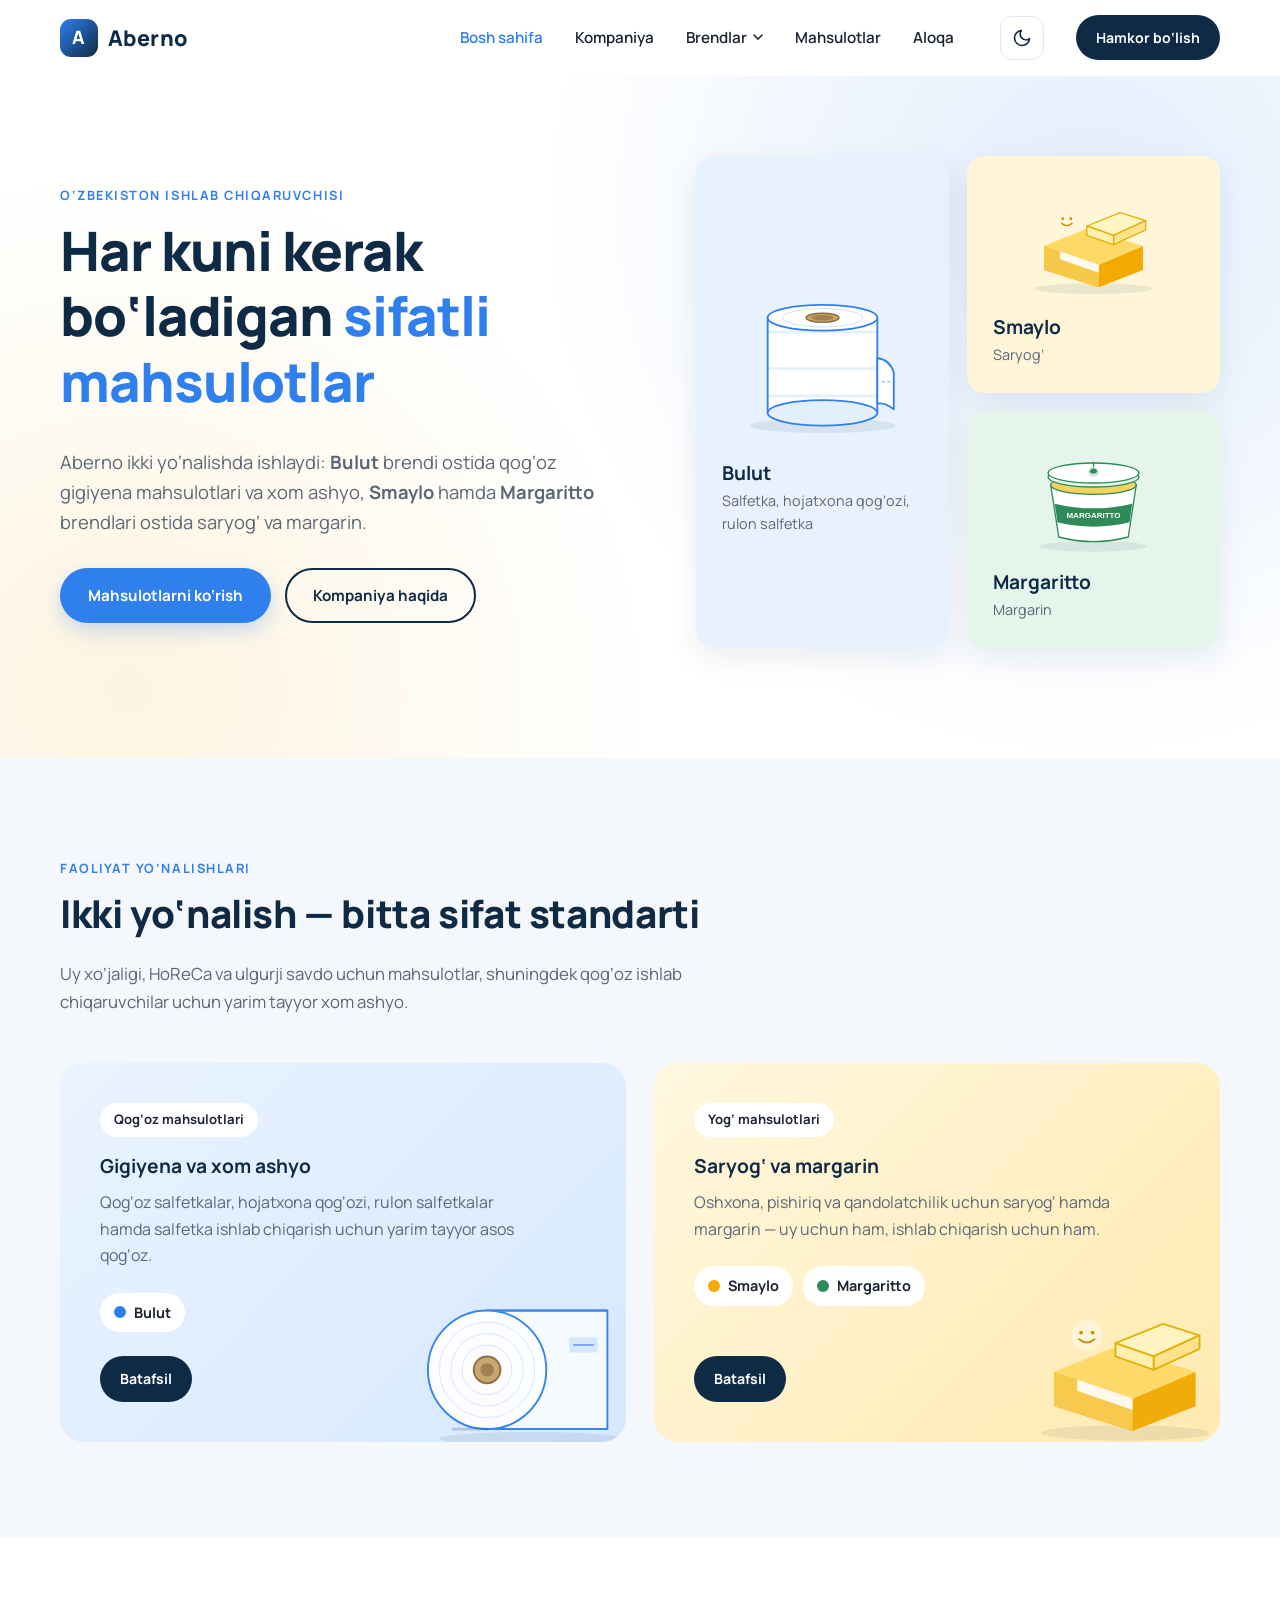
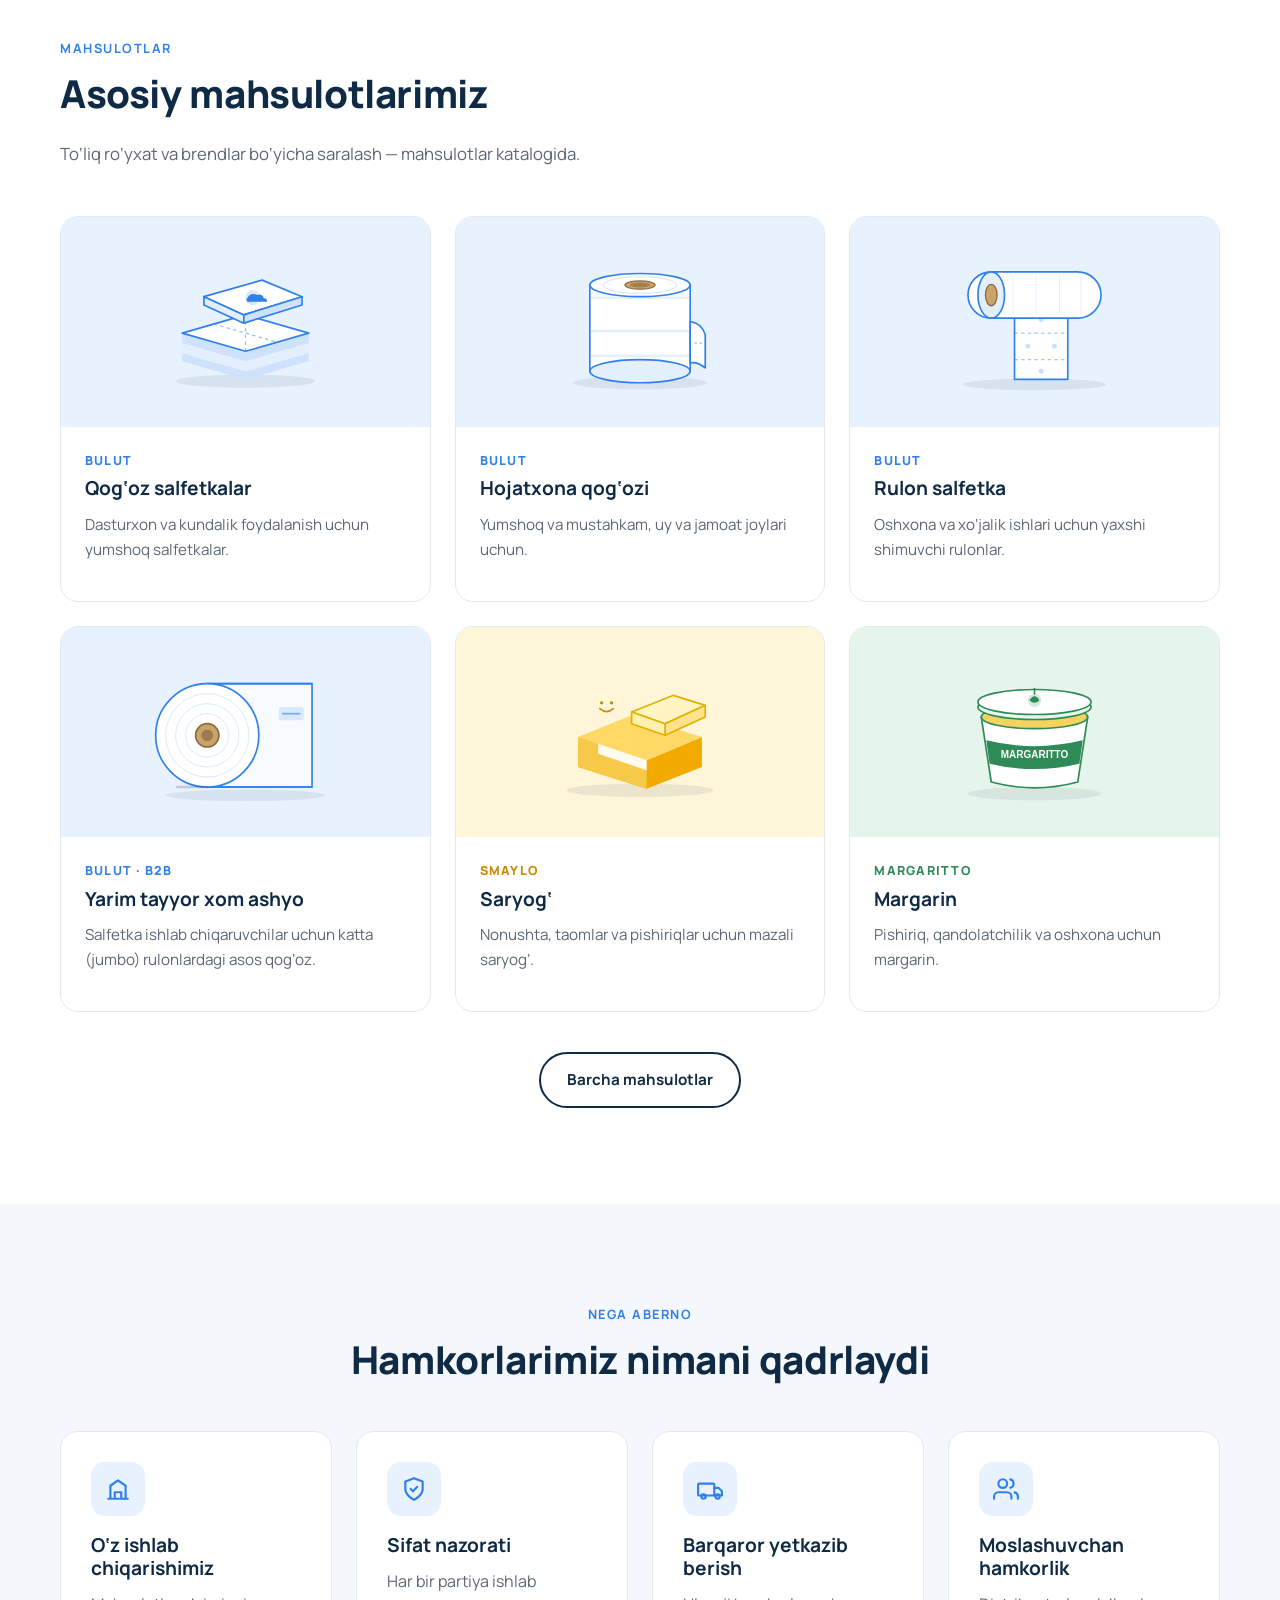
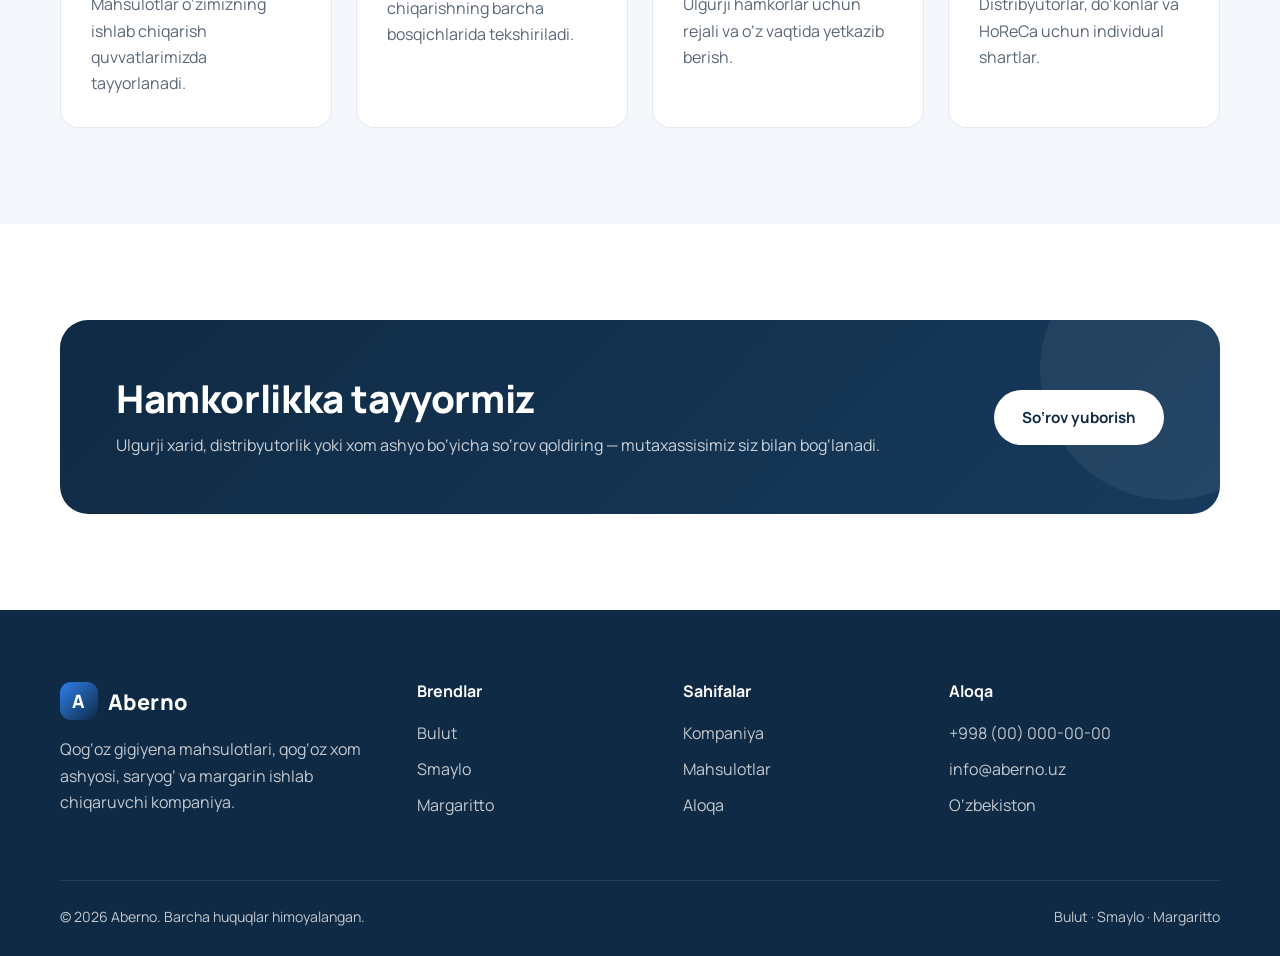
<file: index.html>
<!DOCTYPE html>
<html lang="uz">
<head>
  <meta charset="UTF-8">
  <meta name="viewport" content="width=device-width, initial-scale=1.0">
  <title>Aberno — qog‘oz va yog‘ mahsulotlari ishlab chiqaruvchi</title>
  <meta name="description" content="Aberno — Bulut brendi ostida qog‘oz salfetka, hojatxona qog‘ozi, rulon salfetka va xom ashyo; Smaylo va Margaritto brendlari ostida saryog‘ va margarin ishlab chiqaradi.">
  <link rel="icon" href="img/favicon.svg" type="image/svg+xml">
  <link rel="preconnect" href="https://fonts.googleapis.com">
  <link rel="preconnect" href="https://fonts.gstatic.com" crossorigin>
  <link href="https://fonts.googleapis.com/css2?family=Manrope:wght@400;500;600;700;800&display=swap" rel="stylesheet">
  <script>(function(){var t=null;try{t=localStorage.getItem('aberno-theme')}catch(e){}if(t!=='dark'&&t!=='light')t=matchMedia('(prefers-color-scheme: dark)').matches?'dark':'light';document.documentElement.setAttribute('data-theme',t)})();</script>
  <link rel="stylesheet" href="css/style.css">
</head>
<body>

  <!-- ===== Header ===== -->
  <header class="header">
    <div class="container header__inner">
      <a href="index.html" class="logo"><span class="logo__mark">A</span>Aberno</a>

      <nav class="nav" id="nav" aria-label="Asosiy menyu">
        <a href="index.html" class="nav__link">Bosh sahifa</a>
        <a href="about.html" class="nav__link">Kompaniya</a>
        <div class="nav__item">
          <button class="nav__link drop-toggle" aria-expanded="false" aria-haspopup="true">
            Brendlar
            <svg class="nav__caret" viewBox="0 0 10 6" fill="none"><path d="M1 1l4 4 4-4" stroke="currentColor" stroke-width="1.6" stroke-linecap="round"/></svg>
          </button>
          <div class="dropdown">
            <a href="bulut.html" class="dropdown__link"><span class="dot dot--bulut"></span><span><strong>Bulut</strong><small>Qog‘oz gigiyena mahsulotlari</small></span></a>
            <a href="smaylo.html" class="dropdown__link"><span class="dot dot--smaylo"></span><span><strong>Smaylo</strong><small>Saryog‘</small></span></a>
            <a href="margaritto.html" class="dropdown__link"><span class="dot dot--margaritto"></span><span><strong>Margaritto</strong><small>Margarin</small></span></a>
          </div>
        </div>
        <a href="products.html" class="nav__link">Mahsulotlar</a>
        <a href="contact.html" class="nav__link">Aloqa</a>
      </nav>

      <button class="theme-toggle" type="button" aria-label="Qorong‘u rejimga o‘tish">
        <svg class="icon-moon" viewBox="0 0 24 24" fill="none" stroke="currentColor" stroke-width="2" stroke-linecap="round" stroke-linejoin="round" aria-hidden="true"><path d="M21 12.79A9 9 0 1 1 11.21 3 7 7 0 0 0 21 12.79z"/></svg>
        <svg class="icon-sun" viewBox="0 0 24 24" fill="none" stroke="currentColor" stroke-width="2" stroke-linecap="round" stroke-linejoin="round" aria-hidden="true"><circle cx="12" cy="12" r="5"/><path d="M12 1v2M12 21v2M4.22 4.22l1.42 1.42M18.36 18.36l1.42 1.42M1 12h2M21 12h2M4.22 19.78l1.42-1.42M18.36 5.64l1.42-1.42"/></svg>
      </button>
      <a href="contact.html" class="btn btn--dark btn--sm header__cta">Hamkor bo‘lish</a>
      <button class="burger" aria-label="Menyuni ochish" aria-controls="nav" aria-expanded="false"><span></span></button>
    </div>
  </header>

  <main>
    <!-- ===== Hero ===== -->
    <section class="hero">
      <div class="container hero__grid">
        <div class="reveal">
          <span class="eyebrow">O‘zbekiston ishlab chiqaruvchisi</span>
          <h1 class="hero__title">Har kuni kerak bo‘ladigan <span>sifatli mahsulotlar</span></h1>
          <p class="hero__lead">Aberno ikki yo‘nalishda ishlaydi: <strong>Bulut</strong> brendi ostida qog‘oz gigiyena mahsulotlari va xom ashyo, <strong>Smaylo</strong> hamda <strong>Margaritto</strong> brendlari ostida saryog‘ va margarin.</p>
          <div class="hero__actions">
            <a href="products.html" class="btn btn--primary">Mahsulotlarni ko‘rish</a>
            <a href="about.html" class="btn btn--outline">Kompaniya haqida</a>
          </div>
        </div>

        <div class="hero__visual reveal">
          <a href="bulut.html" class="hero-card hero-card--bulut">
            <img src="img/toilet-roll.svg" alt="Bulut hojatxona qog‘ozi">
            <h3>Bulut</h3>
            <p>Salfetka, hojatxona qog‘ozi, rulon salfetka</p>
          </a>
          <a href="smaylo.html" class="hero-card hero-card--smaylo">
            <img src="img/butter.svg" alt="Smaylo saryog‘i">
            <h3>Smaylo</h3>
            <p>Saryog‘</p>
          </a>
          <a href="margaritto.html" class="hero-card hero-card--margaritto">
            <img src="img/margarine.svg" alt="Margaritto margarini">
            <h3>Margaritto</h3>
            <p>Margarin</p>
          </a>
        </div>
      </div>
    </section>

    <!-- ===== Yo'nalishlar ===== -->
    <section class="section section--soft">
      <div class="container">
        <div class="section-head reveal">
          <span class="eyebrow">Faoliyat yo‘nalishlari</span>
          <h2>Ikki yo‘nalish — bitta sifat standarti</h2>
          <p>Uy xo‘jaligi, HoReCa va ulgurji savdo uchun mahsulotlar, shuningdek qog‘oz ishlab chiqaruvchilar uchun yarim tayyor xom ashyo.</p>
        </div>

        <div class="directions">
          <article class="direction direction--paper reveal">
            <span class="direction__tag">Qog‘oz mahsulotlari</span>
            <h3>Gigiyena va xom ashyo</h3>
            <p>Qog‘oz salfetkalar, hojatxona qog‘ozi, rulon salfetkalar hamda salfetka ishlab chiqarish uchun yarim tayyor asos qog‘oz.</p>
            <div class="direction__brands">
              <a href="bulut.html" class="chip"><span class="dot dot--bulut"></span>Bulut</a>
            </div>
            <a href="bulut.html" class="btn btn--dark btn--sm">Batafsil</a>
            <img class="direction__img" src="img/jumbo-roll.svg" alt="" aria-hidden="true">
          </article>

          <article class="direction direction--dairy reveal">
            <span class="direction__tag">Yog‘ mahsulotlari</span>
            <h3>Saryog‘ va margarin</h3>
            <p>Oshxona, pishiriq va qandolatchilik uchun saryog‘ hamda margarin — uy uchun ham, ishlab chiqarish uchun ham.</p>
            <div class="direction__brands">
              <a href="smaylo.html" class="chip"><span class="dot dot--smaylo"></span>Smaylo</a>
              <a href="margaritto.html" class="chip"><span class="dot dot--margaritto"></span>Margaritto</a>
            </div>
            <a href="products.html#yog" class="btn btn--dark btn--sm">Batafsil</a>
            <img class="direction__img" src="img/butter.svg" alt="" aria-hidden="true">
          </article>
        </div>
      </div>
    </section>

    <!-- ===== Mahsulotlar ===== -->
    <section class="section">
      <div class="container">
        <div class="section-head reveal">
          <span class="eyebrow">Mahsulotlar</span>
          <h2>Asosiy mahsulotlarimiz</h2>
          <p>To‘liq ro‘yxat va brendlar bo‘yicha saralash — mahsulotlar katalogida.</p>
        </div>

        <div class="grid grid--3">
          <article class="product reveal" data-brand="bulut">
            <div class="product__media"><img src="img/napkin.svg" alt="Qog‘oz salfetka"></div>
            <div class="product__body">
              <span class="product__brand">Bulut</span>
              <h3>Qog‘oz salfetkalar</h3>
              <p>Dasturxon va kundalik foydalanish uchun yumshoq salfetkalar.</p>
            </div>
          </article>
          <article class="product reveal" data-brand="bulut">
            <div class="product__media"><img src="img/toilet-roll.svg" alt="Hojatxona qog‘ozi"></div>
            <div class="product__body">
              <span class="product__brand">Bulut</span>
              <h3>Hojatxona qog‘ozi</h3>
              <p>Yumshoq va mustahkam, uy va jamoat joylari uchun.</p>
            </div>
          </article>
          <article class="product reveal" data-brand="bulut">
            <div class="product__media"><img src="img/towel-roll.svg" alt="Rulon salfetka"></div>
            <div class="product__body">
              <span class="product__brand">Bulut</span>
              <h3>Rulon salfetka</h3>
              <p>Oshxona va xo‘jalik ishlari uchun yaxshi shimuvchi rulonlar.</p>
            </div>
          </article>
          <article class="product reveal" data-brand="bulut">
            <div class="product__media"><img src="img/jumbo-roll.svg" alt="Yarim tayyor qog‘oz rulon"></div>
            <div class="product__body">
              <span class="product__brand">Bulut · B2B</span>
              <h3>Yarim tayyor xom ashyo</h3>
              <p>Salfetka ishlab chiqaruvchilar uchun katta (jumbo) rulonlardagi asos qog‘oz.</p>
            </div>
          </article>
          <article class="product reveal" data-brand="smaylo">
            <div class="product__media"><img src="img/butter.svg" alt="Smaylo saryog‘i"></div>
            <div class="product__body">
              <span class="product__brand">Smaylo</span>
              <h3>Saryog‘</h3>
              <p>Nonushta, taomlar va pishiriqlar uchun mazali saryog‘.</p>
            </div>
          </article>
          <article class="product reveal" data-brand="margaritto">
            <div class="product__media"><img src="img/margarine.svg" alt="Margaritto margarini"></div>
            <div class="product__body">
              <span class="product__brand">Margaritto</span>
              <h3>Margarin</h3>
              <p>Pishiriq, qandolatchilik va oshxona uchun margarin.</p>
            </div>
          </article>
        </div>

        <div style="text-align:center; margin-top:40px;">
          <a href="products.html" class="btn btn--outline">Barcha mahsulotlar</a>
        </div>
      </div>
    </section>

    <!-- ===== Nega Aberno ===== -->
    <section class="section section--soft">
      <div class="container">
        <div class="section-head section-head--center reveal">
          <span class="eyebrow">Nega Aberno</span>
          <h2>Hamkorlarimiz nimani qadrlaydi</h2>
        </div>
        <div class="grid grid--4">
          <div class="card reveal">
            <div class="card__icon"><svg viewBox="0 0 24 24" fill="none" stroke="currentColor" stroke-width="2" stroke-linecap="round" stroke-linejoin="round"><path d="M3 21h18M5 21V9l7-5 7 5v12M9 21v-6h6v6"/></svg></div>
            <h3>O‘z ishlab chiqarishimiz</h3>
            <p>Mahsulotlar o‘zimizning ishlab chiqarish quvvatlarimizda tayyorlanadi.</p>
          </div>
          <div class="card reveal">
            <div class="card__icon"><svg viewBox="0 0 24 24" fill="none" stroke="currentColor" stroke-width="2" stroke-linecap="round" stroke-linejoin="round"><path d="M12 22s8-4 8-10V5l-8-3-8 3v7c0 6 8 10 8 10z"/><path d="M9 12l2 2 4-4"/></svg></div>
            <h3>Sifat nazorati</h3>
            <p>Har bir partiya ishlab chiqarishning barcha bosqichlarida tekshiriladi.</p>
          </div>
          <div class="card reveal">
            <div class="card__icon"><svg viewBox="0 0 24 24" fill="none" stroke="currentColor" stroke-width="2" stroke-linecap="round" stroke-linejoin="round"><rect x="1" y="7" width="15" height="11" rx="1"/><path d="M16 11h4l3 3v4h-7"/><circle cx="6" cy="19" r="2"/><circle cx="19" cy="19" r="2"/></svg></div>
            <h3>Barqaror yetkazib berish</h3>
            <p>Ulgurji hamkorlar uchun rejali va o‘z vaqtida yetkazib berish.</p>
          </div>
          <div class="card reveal">
            <div class="card__icon"><svg viewBox="0 0 24 24" fill="none" stroke="currentColor" stroke-width="2" stroke-linecap="round" stroke-linejoin="round"><path d="M17 21v-2a4 4 0 0 0-4-4H5a4 4 0 0 0-4 4v2"/><circle cx="9" cy="7" r="4"/><path d="M23 21v-2a4 4 0 0 0-3-3.87M16 3.13a4 4 0 0 1 0 7.75"/></svg></div>
            <h3>Moslashuvchan hamkorlik</h3>
            <p>Distribyutorlar, do‘konlar va HoReCa uchun individual shartlar.</p>
          </div>
        </div>
      </div>
    </section>

    <!-- ===== CTA ===== -->
    <section class="section">
      <div class="container">
        <div class="cta reveal">
          <div>
            <h2>Hamkorlikka tayyormiz</h2>
            <p>Ulgurji xarid, distribyutorlik yoki xom ashyo bo‘yicha so‘rov qoldiring — mutaxassisimiz siz bilan bog‘lanadi.</p>
          </div>
          <div class="cta__actions">
            <a href="contact.html" class="btn btn--light">So‘rov yuborish</a>
          </div>
        </div>
      </div>
    </section>
  </main>

  <!-- ===== Footer ===== -->
  <footer class="footer">
    <div class="container">
      <div class="footer__grid">
        <div>
          <a href="index.html" class="logo"><span class="logo__mark">A</span>Aberno</a>
          <p>Qog‘oz gigiyena mahsulotlari, qog‘oz xom ashyosi, saryog‘ va margarin ishlab chiqaruvchi kompaniya.</p>
        </div>
        <div>
          <h4>Brendlar</h4>
          <ul>
            <li><a href="bulut.html">Bulut</a></li>
            <li><a href="smaylo.html">Smaylo</a></li>
            <li><a href="margaritto.html">Margaritto</a></li>
          </ul>
        </div>
        <div>
          <h4>Sahifalar</h4>
          <ul>
            <li><a href="about.html">Kompaniya</a></li>
            <li><a href="products.html">Mahsulotlar</a></li>
            <li><a href="contact.html">Aloqa</a></li>
          </ul>
        </div>
        <div>
          <h4>Aloqa</h4>
          <ul>
            <li><a href="tel:+998000000000">+998 (00) 000-00-00</a></li>
            <li><a href="mailto:info@aberno.uz">info@aberno.uz</a></li>
            <li>O‘zbekiston</li>
          </ul>
        </div>
      </div>
      <div class="footer__bottom">
        <span>© <span data-year></span> Aberno. Barcha huquqlar himoyalangan.</span>
        <span>Bulut · Smaylo · Margaritto</span>
      </div>
    </div>
  </footer>

  <script src="js/main.js"></script>
</body>
</html>
</file>
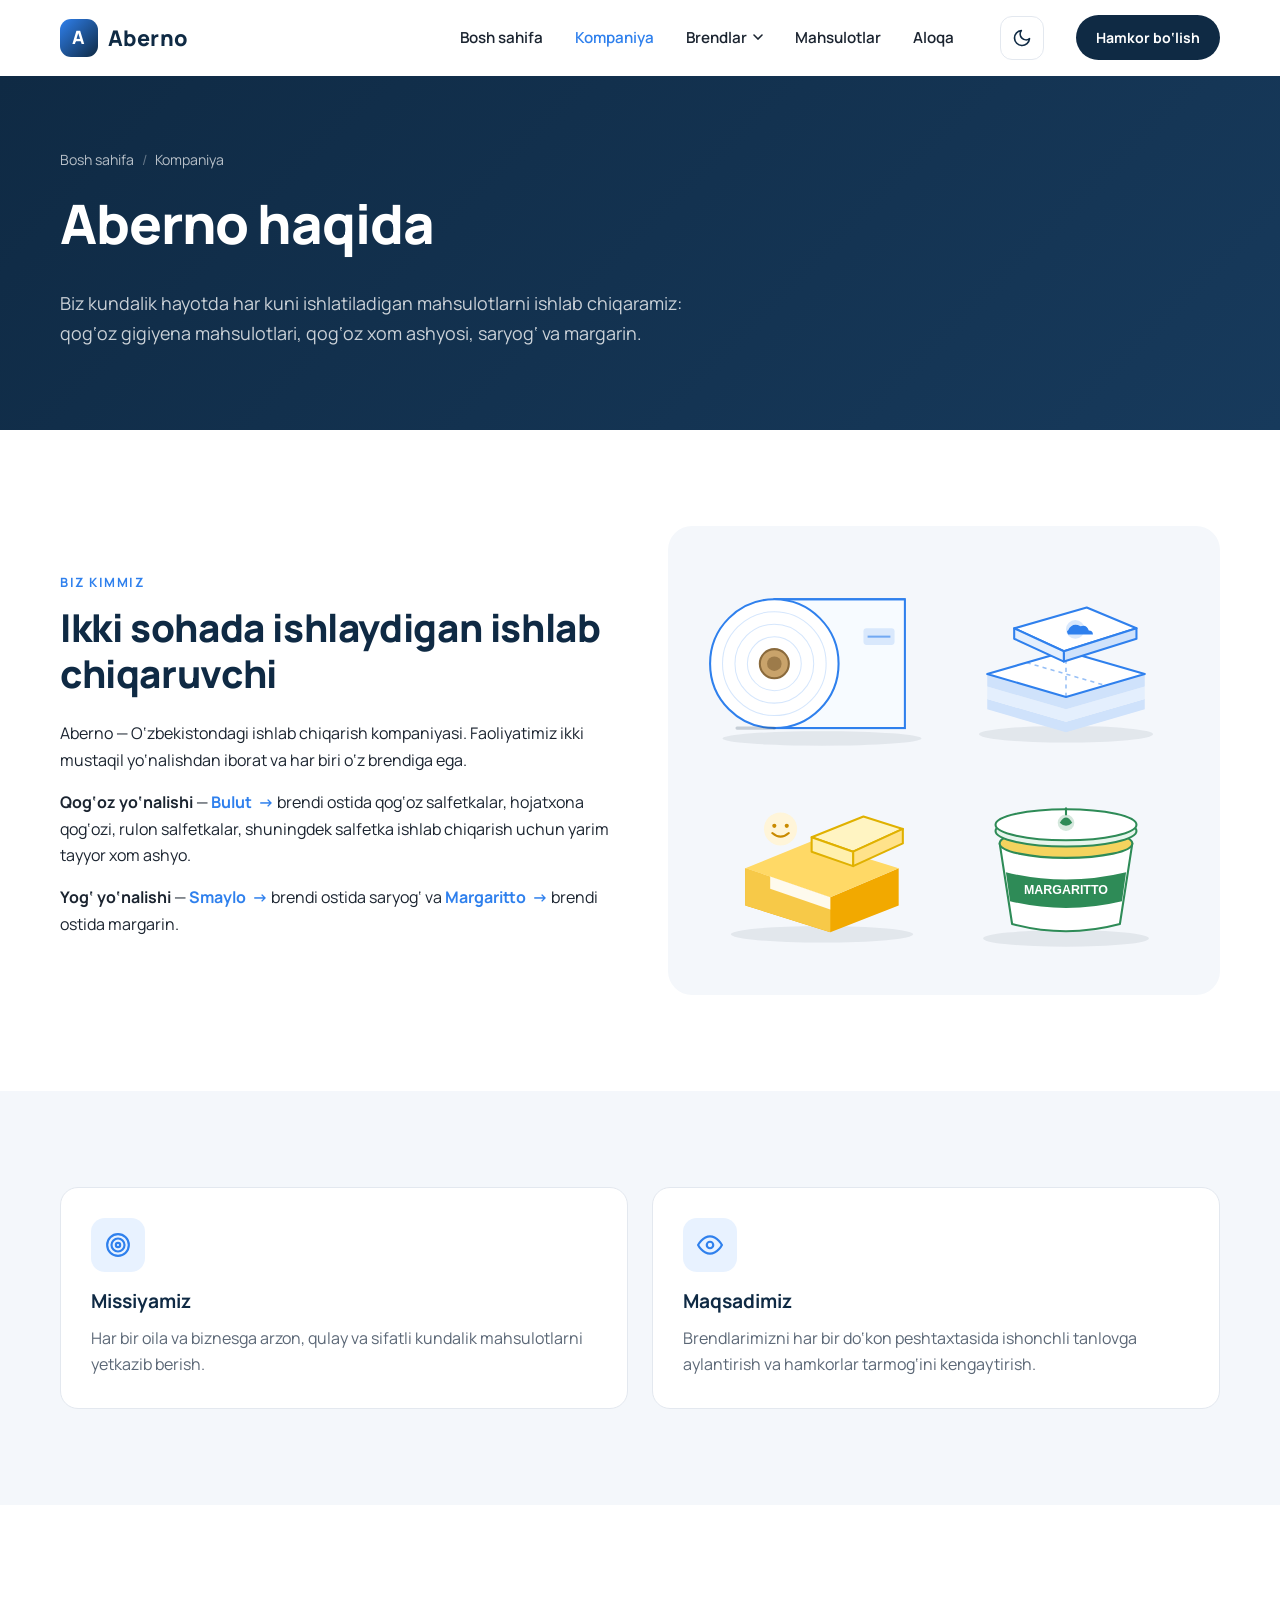
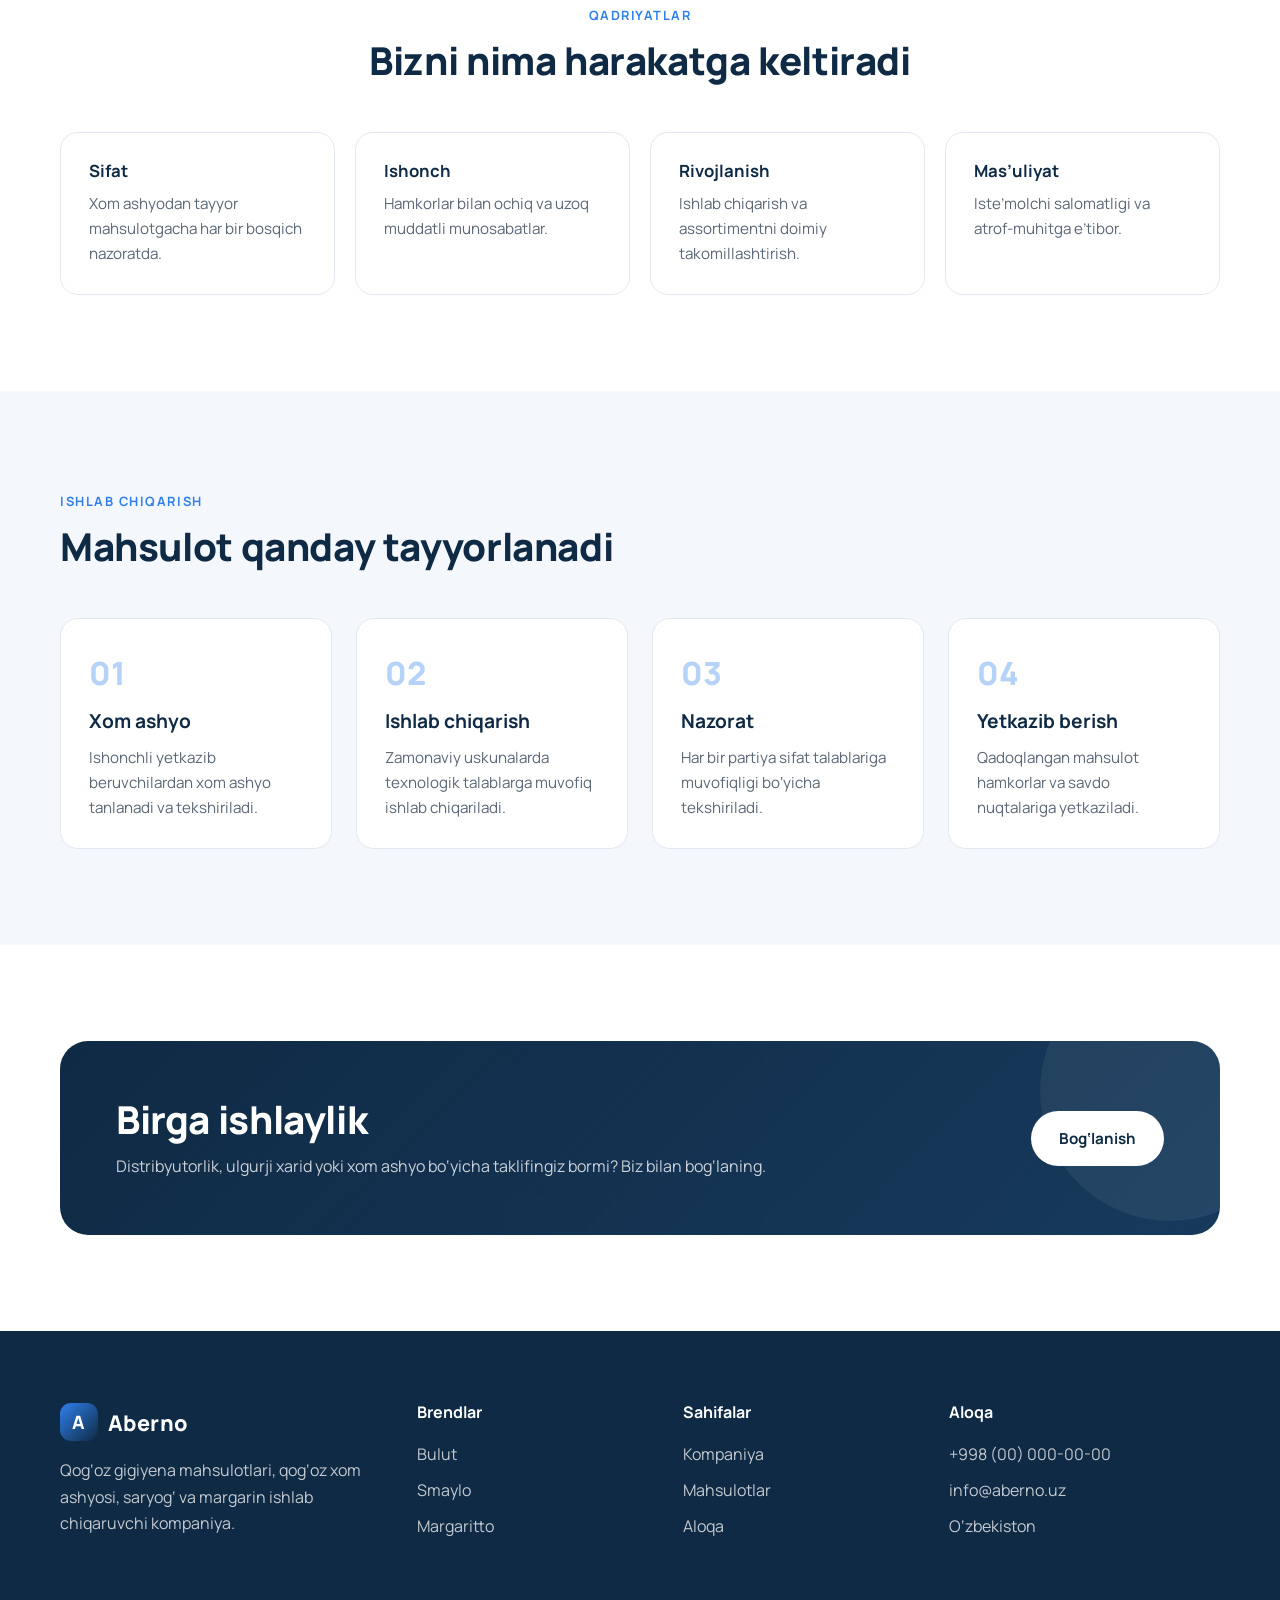
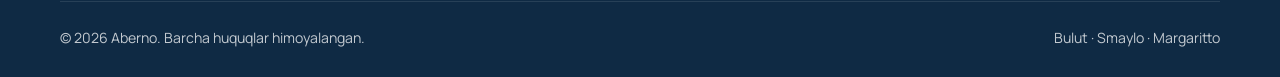
<file: about.html>
<!DOCTYPE html>
<html lang="uz">
<head>
  <meta charset="UTF-8">
  <meta name="viewport" content="width=device-width, initial-scale=1.0">
  <title>Kompaniya haqida — Aberno</title>
  <meta name="description" content="Aberno kompaniyasi haqida: faoliyat yo‘nalishlari, brendlar va qadriyatlar.">
  <link rel="icon" href="img/favicon.svg" type="image/svg+xml">
  <link rel="preconnect" href="https://fonts.googleapis.com">
  <link rel="preconnect" href="https://fonts.gstatic.com" crossorigin>
  <link href="https://fonts.googleapis.com/css2?family=Manrope:wght@400;500;600;700;800&display=swap" rel="stylesheet">
  <script>(function(){var t=null;try{t=localStorage.getItem('aberno-theme')}catch(e){}if(t!=='dark'&&t!=='light')t=matchMedia('(prefers-color-scheme: dark)').matches?'dark':'light';document.documentElement.setAttribute('data-theme',t)})();</script>
  <link rel="stylesheet" href="css/style.css">
</head>
<body>

  <!-- ===== Header ===== -->
  <header class="header">
    <div class="container header__inner">
      <a href="index.html" class="logo"><span class="logo__mark">A</span>Aberno</a>

      <nav class="nav" id="nav" aria-label="Asosiy menyu">
        <a href="index.html" class="nav__link">Bosh sahifa</a>
        <a href="about.html" class="nav__link">Kompaniya</a>
        <div class="nav__item">
          <button class="nav__link drop-toggle" aria-expanded="false" aria-haspopup="true">
            Brendlar
            <svg class="nav__caret" viewBox="0 0 10 6" fill="none"><path d="M1 1l4 4 4-4" stroke="currentColor" stroke-width="1.6" stroke-linecap="round"/></svg>
          </button>
          <div class="dropdown">
            <a href="bulut.html" class="dropdown__link"><span class="dot dot--bulut"></span><span><strong>Bulut</strong><small>Qog‘oz gigiyena mahsulotlari</small></span></a>
            <a href="smaylo.html" class="dropdown__link"><span class="dot dot--smaylo"></span><span><strong>Smaylo</strong><small>Saryog‘</small></span></a>
            <a href="margaritto.html" class="dropdown__link"><span class="dot dot--margaritto"></span><span><strong>Margaritto</strong><small>Margarin</small></span></a>
          </div>
        </div>
        <a href="products.html" class="nav__link">Mahsulotlar</a>
        <a href="contact.html" class="nav__link">Aloqa</a>
      </nav>

      <button class="theme-toggle" type="button" aria-label="Qorong‘u rejimga o‘tish">
        <svg class="icon-moon" viewBox="0 0 24 24" fill="none" stroke="currentColor" stroke-width="2" stroke-linecap="round" stroke-linejoin="round" aria-hidden="true"><path d="M21 12.79A9 9 0 1 1 11.21 3 7 7 0 0 0 21 12.79z"/></svg>
        <svg class="icon-sun" viewBox="0 0 24 24" fill="none" stroke="currentColor" stroke-width="2" stroke-linecap="round" stroke-linejoin="round" aria-hidden="true"><circle cx="12" cy="12" r="5"/><path d="M12 1v2M12 21v2M4.22 4.22l1.42 1.42M18.36 18.36l1.42 1.42M1 12h2M21 12h2M4.22 19.78l1.42-1.42M18.36 5.64l1.42-1.42"/></svg>
      </button>
      <a href="contact.html" class="btn btn--dark btn--sm header__cta">Hamkor bo‘lish</a>
      <button class="burger" aria-label="Menyuni ochish" aria-controls="nav" aria-expanded="false"><span></span></button>
    </div>
  </header>

  <main>
    <section class="page-hero page-hero--dark">
      <div class="container">
        <nav class="breadcrumbs" aria-label="Yo‘l"><a href="index.html">Bosh sahifa</a><span>Kompaniya</span></nav>
        <h1>Aberno haqida</h1>
        <p class="page-hero__lead">Biz kundalik hayotda har kuni ishlatiladigan mahsulotlarni ishlab chiqaramiz: qog‘oz gigiyena mahsulotlari, qog‘oz xom ashyosi, saryog‘ va margarin.</p>
      </div>
    </section>

    <!-- ===== Biz kimmiz ===== -->
    <section class="section">
      <div class="container features-split">
        <div class="reveal">
          <span class="eyebrow">Biz kimmiz</span>
          <h2>Ikki sohada ishlaydigan ishlab chiqaruvchi</h2>
          <p>Aberno — O‘zbekistondagi ishlab chiqarish kompaniyasi. Faoliyatimiz ikki mustaqil yo‘nalishdan iborat va har biri o‘z brendiga ega.</p>
          <p><strong>Qog‘oz yo‘nalishi</strong> — <a class="link-arrow" href="bulut.html">Bulut</a> brendi ostida qog‘oz salfetkalar, hojatxona qog‘ozi, rulon salfetkalar, shuningdek salfetka ishlab chiqarish uchun yarim tayyor xom ashyo.</p>
          <p><strong>Yog‘ yo‘nalishi</strong> — <a class="link-arrow" href="smaylo.html">Smaylo</a> brendi ostida saryog‘ va <a class="link-arrow" href="margaritto.html">Margaritto</a> brendi ostida margarin.</p>
        </div>
        <div class="panel reveal" style="display:grid; grid-template-columns:1fr 1fr; gap:16px; background:var(--soft);">
          <img src="img/jumbo-roll.svg" alt="Qog‘oz rulon">
          <img src="img/napkin.svg" alt="Salfetka">
          <img src="img/butter.svg" alt="Saryog‘">
          <img src="img/margarine.svg" alt="Margarin">
        </div>
      </div>
    </section>

    <!-- ===== Missiya ===== -->
    <section class="section section--soft">
      <div class="container">
        <div class="grid grid--2">
          <div class="card reveal">
            <div class="card__icon"><svg viewBox="0 0 24 24" fill="none" stroke="currentColor" stroke-width="2" stroke-linecap="round" stroke-linejoin="round"><circle cx="12" cy="12" r="10"/><circle cx="12" cy="12" r="6"/><circle cx="12" cy="12" r="2"/></svg></div>
            <h3>Missiyamiz</h3>
            <p>Har bir oila va biznesga arzon, qulay va sifatli kundalik mahsulotlarni yetkazib berish.</p>
          </div>
          <div class="card reveal">
            <div class="card__icon"><svg viewBox="0 0 24 24" fill="none" stroke="currentColor" stroke-width="2" stroke-linecap="round" stroke-linejoin="round"><path d="M1 12s4-8 11-8 11 8 11 8-4 8-11 8-11-8-11-8z"/><circle cx="12" cy="12" r="3"/></svg></div>
            <h3>Maqsadimiz</h3>
            <p>Brendlarimizni har bir do‘kon peshtaxtasida ishonchli tanlovga aylantirish va hamkorlar tarmog‘ini kengaytirish.</p>
          </div>
        </div>
      </div>
    </section>

    <!-- ===== Qadriyatlar ===== -->
    <section class="section">
      <div class="container">
        <div class="section-head section-head--center reveal">
          <span class="eyebrow">Qadriyatlar</span>
          <h2>Bizni nima harakatga keltiradi</h2>
        </div>
        <div class="values">
          <div class="value reveal"><h3>Sifat</h3><p>Xom ashyodan tayyor mahsulotgacha har bir bosqich nazoratda.</p></div>
          <div class="value reveal"><h3>Ishonch</h3><p>Hamkorlar bilan ochiq va uzoq muddatli munosabatlar.</p></div>
          <div class="value reveal"><h3>Rivojlanish</h3><p>Ishlab chiqarish va assortimentni doimiy takomillashtirish.</p></div>
          <div class="value reveal"><h3>Mas’uliyat</h3><p>Iste’molchi salomatligi va atrof-muhitga e’tibor.</p></div>
        </div>
      </div>
    </section>

    <!-- ===== Ishlab chiqarish jarayoni ===== -->
    <section class="section section--soft">
      <div class="container">
        <div class="section-head reveal">
          <span class="eyebrow">Ishlab chiqarish</span>
          <h2>Mahsulot qanday tayyorlanadi</h2>
        </div>
        <div class="process">
          <div class="process__step reveal"><h3>Xom ashyo</h3><p>Ishonchli yetkazib beruvchilardan xom ashyo tanlanadi va tekshiriladi.</p></div>
          <div class="process__step reveal"><h3>Ishlab chiqarish</h3><p>Zamonaviy uskunalarda texnologik talablarga muvofiq ishlab chiqariladi.</p></div>
          <div class="process__step reveal"><h3>Nazorat</h3><p>Har bir partiya sifat talablariga muvofiqligi bo‘yicha tekshiriladi.</p></div>
          <div class="process__step reveal"><h3>Yetkazib berish</h3><p>Qadoqlangan mahsulot hamkorlar va savdo nuqtalariga yetkaziladi.</p></div>
        </div>
      </div>
    </section>

    <!-- ===== CTA ===== -->
    <section class="section">
      <div class="container">
        <div class="cta reveal">
          <div>
            <h2>Birga ishlaylik</h2>
            <p>Distribyutorlik, ulgurji xarid yoki xom ashyo bo‘yicha taklifingiz bormi? Biz bilan bog‘laning.</p>
          </div>
          <div class="cta__actions">
            <a href="contact.html" class="btn btn--light">Bog‘lanish</a>
          </div>
        </div>
      </div>
    </section>
  </main>

  <!-- ===== Footer ===== -->
  <footer class="footer">
    <div class="container">
      <div class="footer__grid">
        <div>
          <a href="index.html" class="logo"><span class="logo__mark">A</span>Aberno</a>
          <p>Qog‘oz gigiyena mahsulotlari, qog‘oz xom ashyosi, saryog‘ va margarin ishlab chiqaruvchi kompaniya.</p>
        </div>
        <div>
          <h4>Brendlar</h4>
          <ul>
            <li><a href="bulut.html">Bulut</a></li>
            <li><a href="smaylo.html">Smaylo</a></li>
            <li><a href="margaritto.html">Margaritto</a></li>
          </ul>
        </div>
        <div>
          <h4>Sahifalar</h4>
          <ul>
            <li><a href="about.html">Kompaniya</a></li>
            <li><a href="products.html">Mahsulotlar</a></li>
            <li><a href="contact.html">Aloqa</a></li>
          </ul>
        </div>
        <div>
          <h4>Aloqa</h4>
          <ul>
            <li><a href="tel:+998000000000">+998 (00) 000-00-00</a></li>
            <li><a href="mailto:info@aberno.uz">info@aberno.uz</a></li>
            <li>O‘zbekiston</li>
          </ul>
        </div>
      </div>
      <div class="footer__bottom">
        <span>© <span data-year></span> Aberno. Barcha huquqlar himoyalangan.</span>
        <span>Bulut · Smaylo · Margaritto</span>
      </div>
    </div>
  </footer>

  <script src="js/main.js"></script>
</body>
</html>
</file>
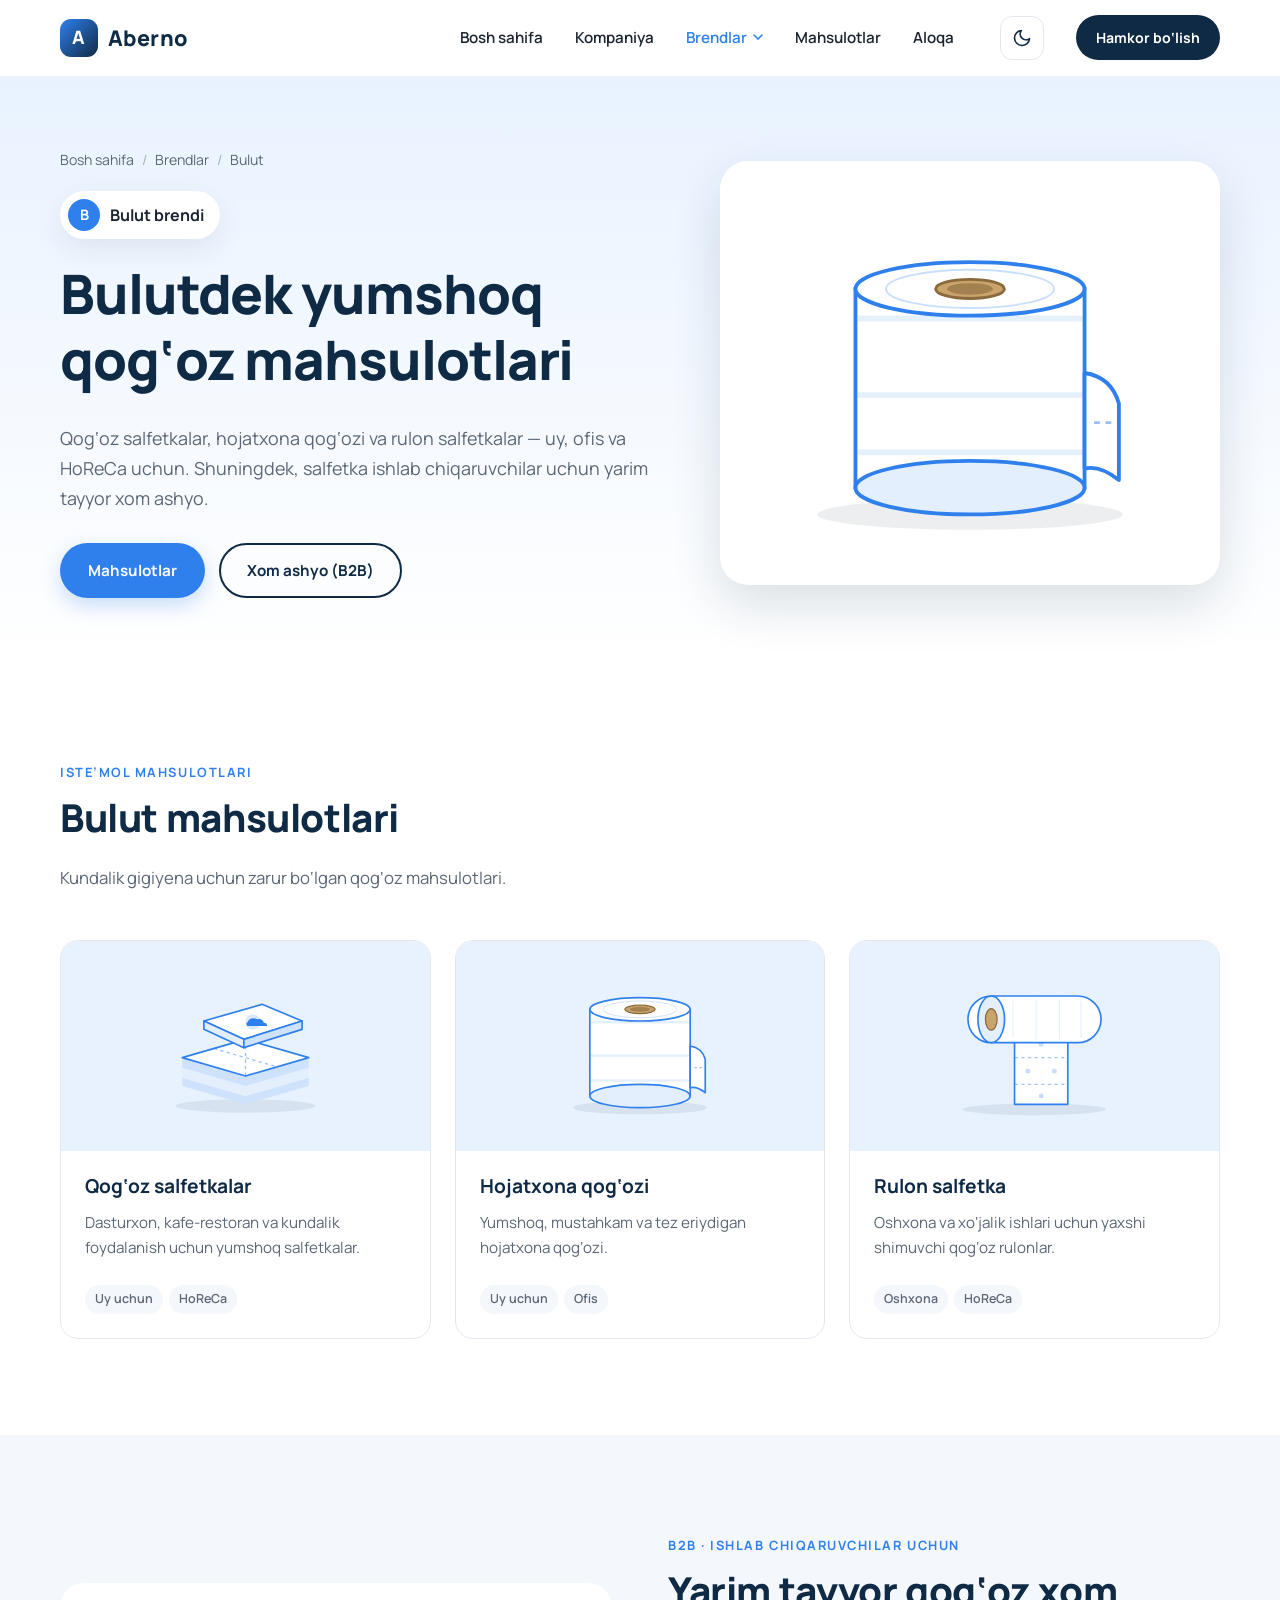
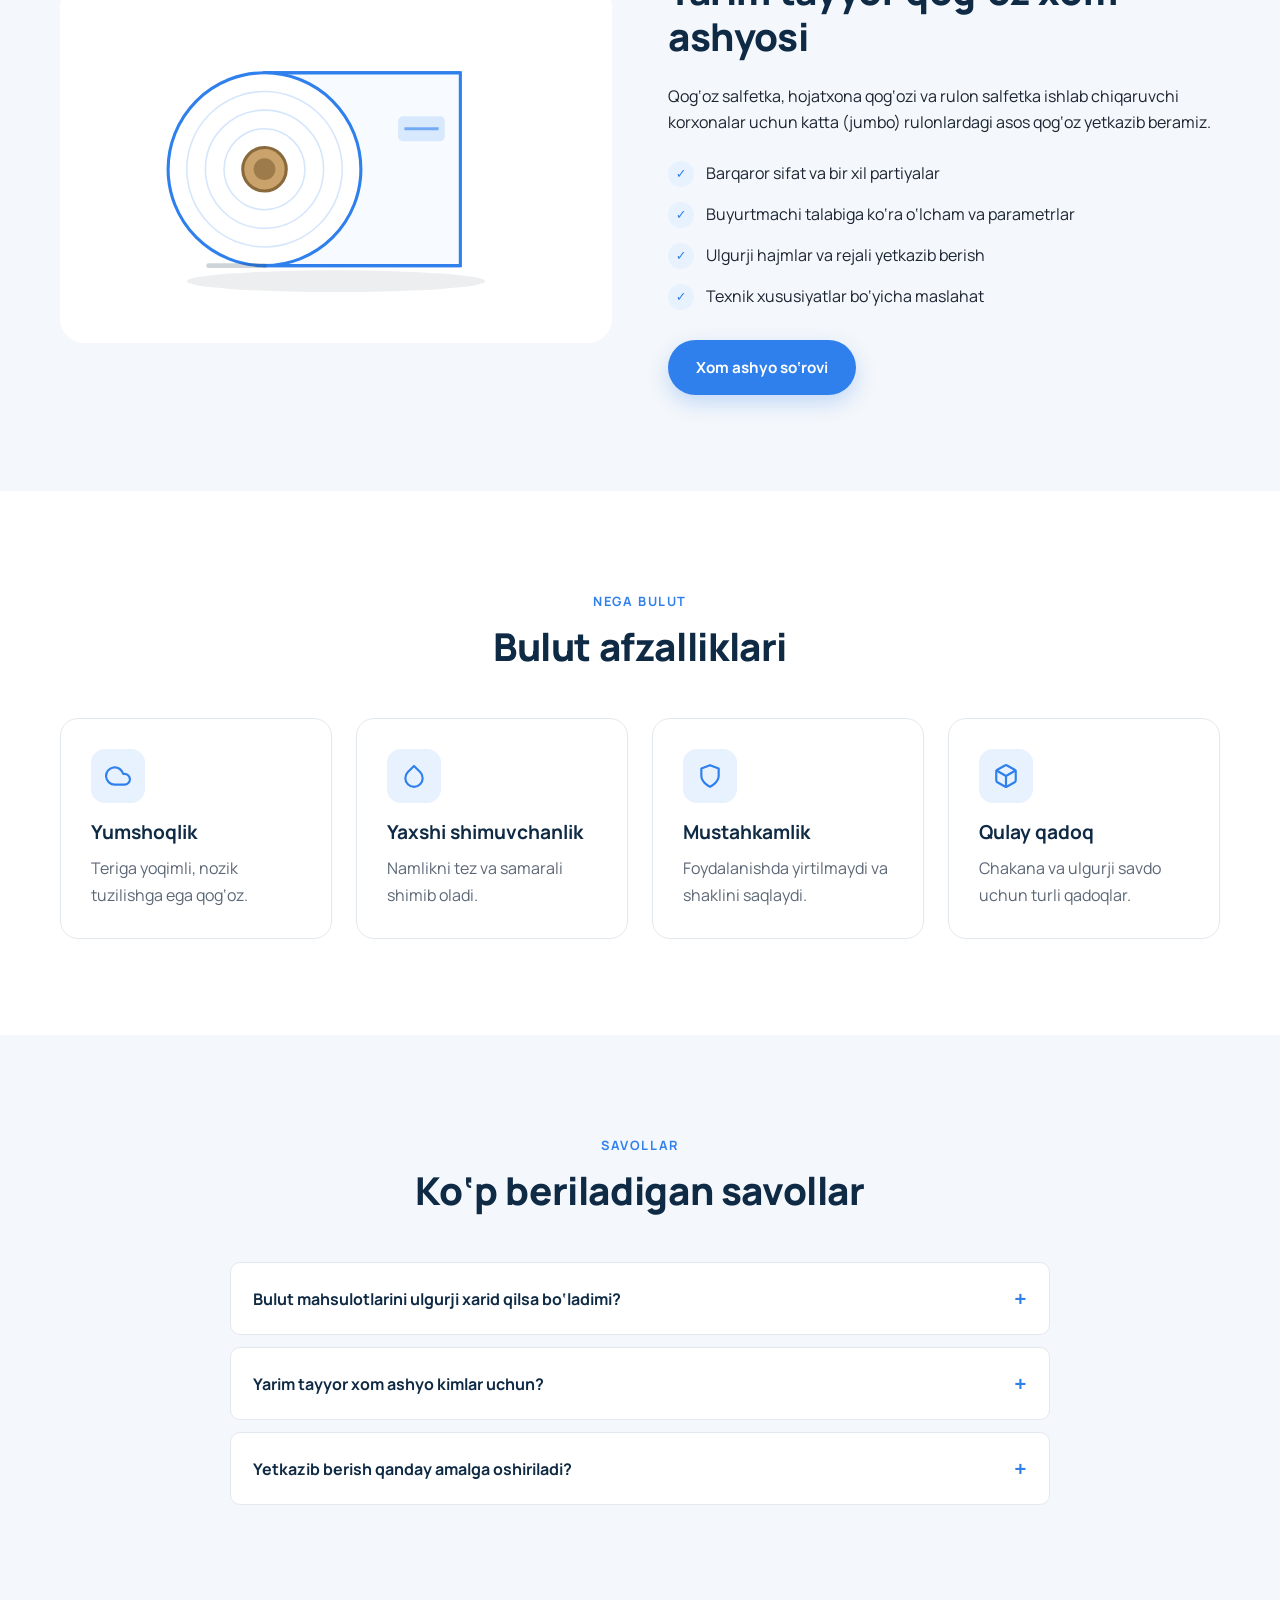
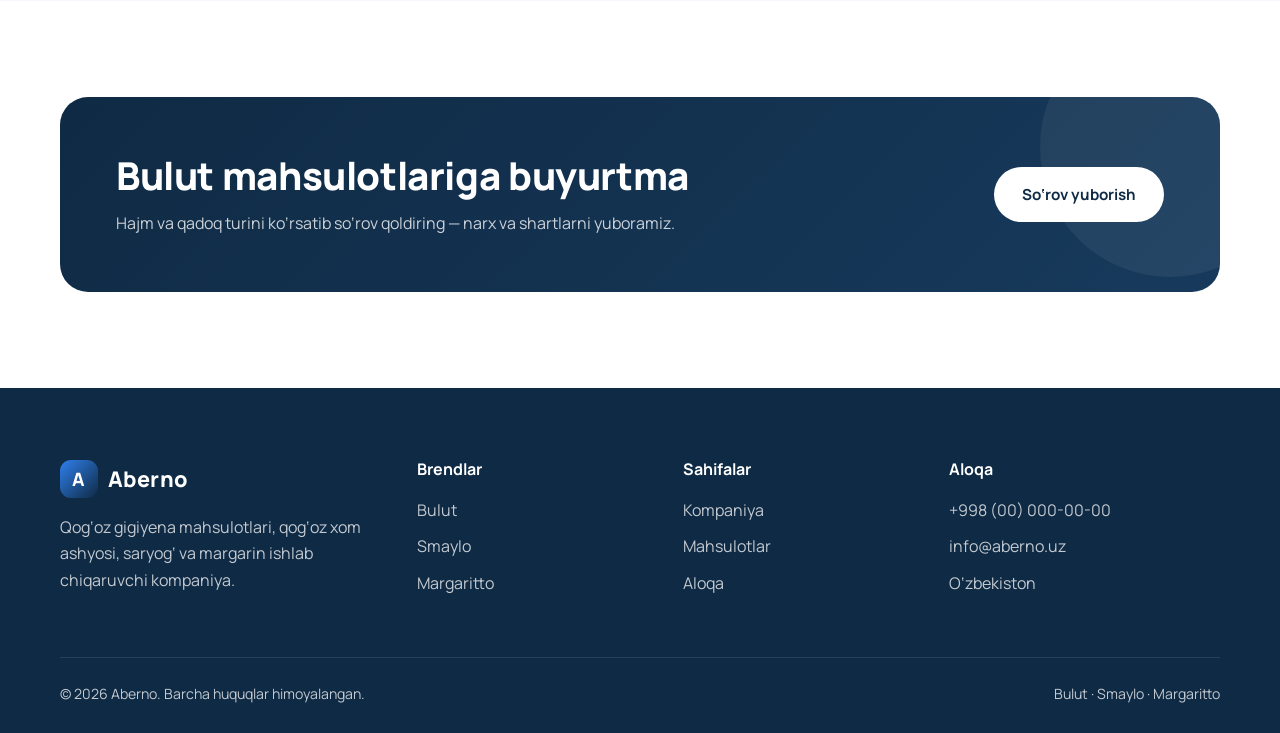
<file: bulut.html>
<!DOCTYPE html>
<html lang="uz">
<head>
  <meta charset="UTF-8">
  <meta name="viewport" content="width=device-width, initial-scale=1.0">
  <title>Bulut — qog‘oz gigiyena mahsulotlari | Aberno</title>
  <meta name="description" content="Bulut brendi: qog‘oz salfetkalar, hojatxona qog‘ozi, rulon salfetka va salfetka ishlab chiqarish uchun yarim tayyor xom ashyo.">
  <link rel="icon" href="img/favicon.svg" type="image/svg+xml">
  <link rel="preconnect" href="https://fonts.googleapis.com">
  <link rel="preconnect" href="https://fonts.gstatic.com" crossorigin>
  <link href="https://fonts.googleapis.com/css2?family=Manrope:wght@400;500;600;700;800&display=swap" rel="stylesheet">
  <script>(function(){var t=null;try{t=localStorage.getItem('aberno-theme')}catch(e){}if(t!=='dark'&&t!=='light')t=matchMedia('(prefers-color-scheme: dark)').matches?'dark':'light';document.documentElement.setAttribute('data-theme',t)})();</script>
  <link rel="stylesheet" href="css/style.css">
</head>
<body class="theme-bulut">

  <!-- ===== Header ===== -->
  <header class="header">
    <div class="container header__inner">
      <a href="index.html" class="logo"><span class="logo__mark">A</span>Aberno</a>

      <nav class="nav" id="nav" aria-label="Asosiy menyu">
        <a href="index.html" class="nav__link">Bosh sahifa</a>
        <a href="about.html" class="nav__link">Kompaniya</a>
        <div class="nav__item">
          <button class="nav__link drop-toggle" aria-expanded="false" aria-haspopup="true">
            Brendlar
            <svg class="nav__caret" viewBox="0 0 10 6" fill="none"><path d="M1 1l4 4 4-4" stroke="currentColor" stroke-width="1.6" stroke-linecap="round"/></svg>
          </button>
          <div class="dropdown">
            <a href="bulut.html" class="dropdown__link"><span class="dot dot--bulut"></span><span><strong>Bulut</strong><small>Qog‘oz gigiyena mahsulotlari</small></span></a>
            <a href="smaylo.html" class="dropdown__link"><span class="dot dot--smaylo"></span><span><strong>Smaylo</strong><small>Saryog‘</small></span></a>
            <a href="margaritto.html" class="dropdown__link"><span class="dot dot--margaritto"></span><span><strong>Margaritto</strong><small>Margarin</small></span></a>
          </div>
        </div>
        <a href="products.html" class="nav__link">Mahsulotlar</a>
        <a href="contact.html" class="nav__link">Aloqa</a>
      </nav>

      <button class="theme-toggle" type="button" aria-label="Qorong‘u rejimga o‘tish">
        <svg class="icon-moon" viewBox="0 0 24 24" fill="none" stroke="currentColor" stroke-width="2" stroke-linecap="round" stroke-linejoin="round" aria-hidden="true"><path d="M21 12.79A9 9 0 1 1 11.21 3 7 7 0 0 0 21 12.79z"/></svg>
        <svg class="icon-sun" viewBox="0 0 24 24" fill="none" stroke="currentColor" stroke-width="2" stroke-linecap="round" stroke-linejoin="round" aria-hidden="true"><circle cx="12" cy="12" r="5"/><path d="M12 1v2M12 21v2M4.22 4.22l1.42 1.42M18.36 18.36l1.42 1.42M1 12h2M21 12h2M4.22 19.78l1.42-1.42M18.36 5.64l1.42-1.42"/></svg>
      </button>
      <a href="contact.html" class="btn btn--dark btn--sm header__cta">Hamkor bo‘lish</a>
      <button class="burger" aria-label="Menyuni ochish" aria-controls="nav" aria-expanded="false"><span></span></button>
    </div>
  </header>

  <main>
    <section class="page-hero">
      <div class="container brand-hero__grid">
        <div>
          <nav class="breadcrumbs" aria-label="Yo‘l"><a href="index.html">Bosh sahifa</a><span>Brendlar</span><span>Bulut</span></nav>
          <div class="brand-badge"><span class="brand-badge__icon">B</span>Bulut brendi</div>
          <h1>Bulutdek yumshoq qog‘oz mahsulotlari</h1>
          <p class="page-hero__lead">Qog‘oz salfetkalar, hojatxona qog‘ozi va rulon salfetkalar — uy, ofis va HoReCa uchun. Shuningdek, salfetka ishlab chiqaruvchilar uchun yarim tayyor xom ashyo.</p>
          <div class="hero__actions">
            <a href="#mahsulotlar" class="btn btn--primary">Mahsulotlar</a>
            <a href="#xom-ashyo" class="btn btn--outline">Xom ashyo (B2B)</a>
          </div>
        </div>
        <div class="brand-hero__art">
          <img src="img/toilet-roll.svg" alt="Bulut hojatxona qog‘ozi">
        </div>
      </div>
    </section>

    <!-- ===== Mahsulotlar ===== -->
    <section class="section" id="mahsulotlar">
      <div class="container">
        <div class="section-head reveal">
          <span class="eyebrow">Iste’mol mahsulotlari</span>
          <h2>Bulut mahsulotlari</h2>
          <p>Kundalik gigiyena uchun zarur bo‘lgan qog‘oz mahsulotlari.</p>
        </div>
        <div class="grid grid--3">
          <article class="product reveal" data-brand="bulut">
            <div class="product__media"><img src="img/napkin.svg" alt="Qog‘oz salfetka"></div>
            <div class="product__body">
              <h3>Qog‘oz salfetkalar</h3>
              <p>Dasturxon, kafe-restoran va kundalik foydalanish uchun yumshoq salfetkalar.</p>
              <div class="product__tags"><span class="tag">Uy uchun</span><span class="tag">HoReCa</span></div>
            </div>
          </article>
          <article class="product reveal" data-brand="bulut">
            <div class="product__media"><img src="img/toilet-roll.svg" alt="Hojatxona qog‘ozi"></div>
            <div class="product__body">
              <h3>Hojatxona qog‘ozi</h3>
              <p>Yumshoq, mustahkam va tez eriydigan hojatxona qog‘ozi.</p>
              <div class="product__tags"><span class="tag">Uy uchun</span><span class="tag">Ofis</span></div>
            </div>
          </article>
          <article class="product reveal" data-brand="bulut">
            <div class="product__media"><img src="img/towel-roll.svg" alt="Rulon salfetka"></div>
            <div class="product__body">
              <h3>Rulon salfetka</h3>
              <p>Oshxona va xo‘jalik ishlari uchun yaxshi shimuvchi qog‘oz rulonlar.</p>
              <div class="product__tags"><span class="tag">Oshxona</span><span class="tag">HoReCa</span></div>
            </div>
          </article>
        </div>
      </div>
    </section>

    <!-- ===== Xom ashyo (B2B) ===== -->
    <section class="section section--soft" id="xom-ashyo">
      <div class="container features-split">
        <div class="panel reveal" style="background:var(--surface);">
          <img src="img/jumbo-roll.svg" alt="Yarim tayyor qog‘oz — jumbo rulon">
        </div>
        <div class="reveal">
          <span class="eyebrow">B2B · Ishlab chiqaruvchilar uchun</span>
          <h2>Yarim tayyor qog‘oz xom ashyosi</h2>
          <p>Qog‘oz salfetka, hojatxona qog‘ozi va rulon salfetka ishlab chiqaruvchi korxonalar uchun katta (jumbo) rulonlardagi asos qog‘oz yetkazib beramiz.</p>
          <ul class="check-list">
            <li>Barqaror sifat va bir xil partiyalar</li>
            <li>Buyurtmachi talabiga ko‘ra o‘lcham va parametrlar</li>
            <li>Ulgurji hajmlar va rejali yetkazib berish</li>
            <li>Texnik xususiyatlar bo‘yicha maslahat</li>
          </ul>
          <div class="hero__actions">
            <a href="contact.html?mavzu=xom-ashyo" class="btn btn--primary">Xom ashyo so‘rovi</a>
          </div>
        </div>
      </div>
    </section>

    <!-- ===== Afzalliklar ===== -->
    <section class="section">
      <div class="container">
        <div class="section-head section-head--center reveal">
          <span class="eyebrow">Nega Bulut</span>
          <h2>Bulut afzalliklari</h2>
        </div>
        <div class="grid grid--4">
          <div class="card reveal">
            <div class="card__icon"><svg viewBox="0 0 24 24" fill="none" stroke="currentColor" stroke-width="2" stroke-linecap="round" stroke-linejoin="round"><path d="M18 10h-1.26A8 8 0 1 0 9 20h9a5 5 0 0 0 0-10z"/></svg></div>
            <h3>Yumshoqlik</h3>
            <p>Teriga yoqimli, nozik tuzilishga ega qog‘oz.</p>
          </div>
          <div class="card reveal">
            <div class="card__icon"><svg viewBox="0 0 24 24" fill="none" stroke="currentColor" stroke-width="2" stroke-linecap="round" stroke-linejoin="round"><path d="M12 2.69l5.66 5.66a8 8 0 1 1-11.31 0z"/></svg></div>
            <h3>Yaxshi shimuvchanlik</h3>
            <p>Namlikni tez va samarali shimib oladi.</p>
          </div>
          <div class="card reveal">
            <div class="card__icon"><svg viewBox="0 0 24 24" fill="none" stroke="currentColor" stroke-width="2" stroke-linecap="round" stroke-linejoin="round"><path d="M12 22s8-4 8-10V5l-8-3-8 3v7c0 6 8 10 8 10z"/></svg></div>
            <h3>Mustahkamlik</h3>
            <p>Foydalanishda yirtilmaydi va shaklini saqlaydi.</p>
          </div>
          <div class="card reveal">
            <div class="card__icon"><svg viewBox="0 0 24 24" fill="none" stroke="currentColor" stroke-width="2" stroke-linecap="round" stroke-linejoin="round"><path d="M21 16V8a2 2 0 0 0-1-1.73l-7-4a2 2 0 0 0-2 0l-7 4A2 2 0 0 0 3 8v8a2 2 0 0 0 1 1.73l7 4a2 2 0 0 0 2 0l7-4A2 2 0 0 0 21 16z"/><path d="M3.27 6.96L12 12.01l8.73-5.05M12 22.08V12"/></svg></div>
            <h3>Qulay qadoq</h3>
            <p>Chakana va ulgurji savdo uchun turli qadoqlar.</p>
          </div>
        </div>
      </div>
    </section>

    <!-- ===== FAQ ===== -->
    <section class="section section--soft">
      <div class="container">
        <div class="section-head section-head--center reveal">
          <span class="eyebrow">Savollar</span>
          <h2>Ko‘p beriladigan savollar</h2>
        </div>
        <div class="faq">
          <div class="faq__item">
            <button class="faq__q" aria-expanded="false">Bulut mahsulotlarini ulgurji xarid qilsa bo‘ladimi?</button>
            <div class="faq__a"><p>Ha. Do‘konlar, distribyutorlar va HoReCa korxonalari uchun ulgurji shartlar mavjud. Aloqa sahifasi orqali so‘rov qoldiring.</p></div>
          </div>
          <div class="faq__item">
            <button class="faq__q" aria-expanded="false">Yarim tayyor xom ashyo kimlar uchun?</button>
            <div class="faq__a"><p>Qog‘oz salfetka, hojatxona qog‘ozi va rulon salfetka ishlab chiqaruvchi korxonalar uchun — ular asos qog‘ozni kesib, qadoqlab tayyor mahsulot chiqaradi.</p></div>
          </div>
          <div class="faq__item">
            <button class="faq__q" aria-expanded="false">Yetkazib berish qanday amalga oshiriladi?</button>
            <div class="faq__a"><p>Yetkazib berish hajm va manzilga qarab kelishiladi. Batafsil ma’lumot uchun menejerimiz bilan bog‘laning.</p></div>
          </div>
        </div>
      </div>
    </section>

    <!-- ===== CTA ===== -->
    <section class="section">
      <div class="container">
        <div class="cta reveal">
          <div>
            <h2>Bulut mahsulotlariga buyurtma</h2>
            <p>Hajm va qadoq turini ko‘rsatib so‘rov qoldiring — narx va shartlarni yuboramiz.</p>
          </div>
          <div class="cta__actions">
            <a href="contact.html?mavzu=bulut" class="btn btn--light">So‘rov yuborish</a>
          </div>
        </div>
      </div>
    </section>
  </main>

  <!-- ===== Footer ===== -->
  <footer class="footer">
    <div class="container">
      <div class="footer__grid">
        <div>
          <a href="index.html" class="logo"><span class="logo__mark">A</span>Aberno</a>
          <p>Qog‘oz gigiyena mahsulotlari, qog‘oz xom ashyosi, saryog‘ va margarin ishlab chiqaruvchi kompaniya.</p>
        </div>
        <div>
          <h4>Brendlar</h4>
          <ul>
            <li><a href="bulut.html">Bulut</a></li>
            <li><a href="smaylo.html">Smaylo</a></li>
            <li><a href="margaritto.html">Margaritto</a></li>
          </ul>
        </div>
        <div>
          <h4>Sahifalar</h4>
          <ul>
            <li><a href="about.html">Kompaniya</a></li>
            <li><a href="products.html">Mahsulotlar</a></li>
            <li><a href="contact.html">Aloqa</a></li>
          </ul>
        </div>
        <div>
          <h4>Aloqa</h4>
          <ul>
            <li><a href="tel:+998000000000">+998 (00) 000-00-00</a></li>
            <li><a href="mailto:info@aberno.uz">info@aberno.uz</a></li>
            <li>O‘zbekiston</li>
          </ul>
        </div>
      </div>
      <div class="footer__bottom">
        <span>© <span data-year></span> Aberno. Barcha huquqlar himoyalangan.</span>
        <span>Bulut · Smaylo · Margaritto</span>
      </div>
    </div>
  </footer>

  <script src="js/main.js"></script>
</body>
</html>
</file>
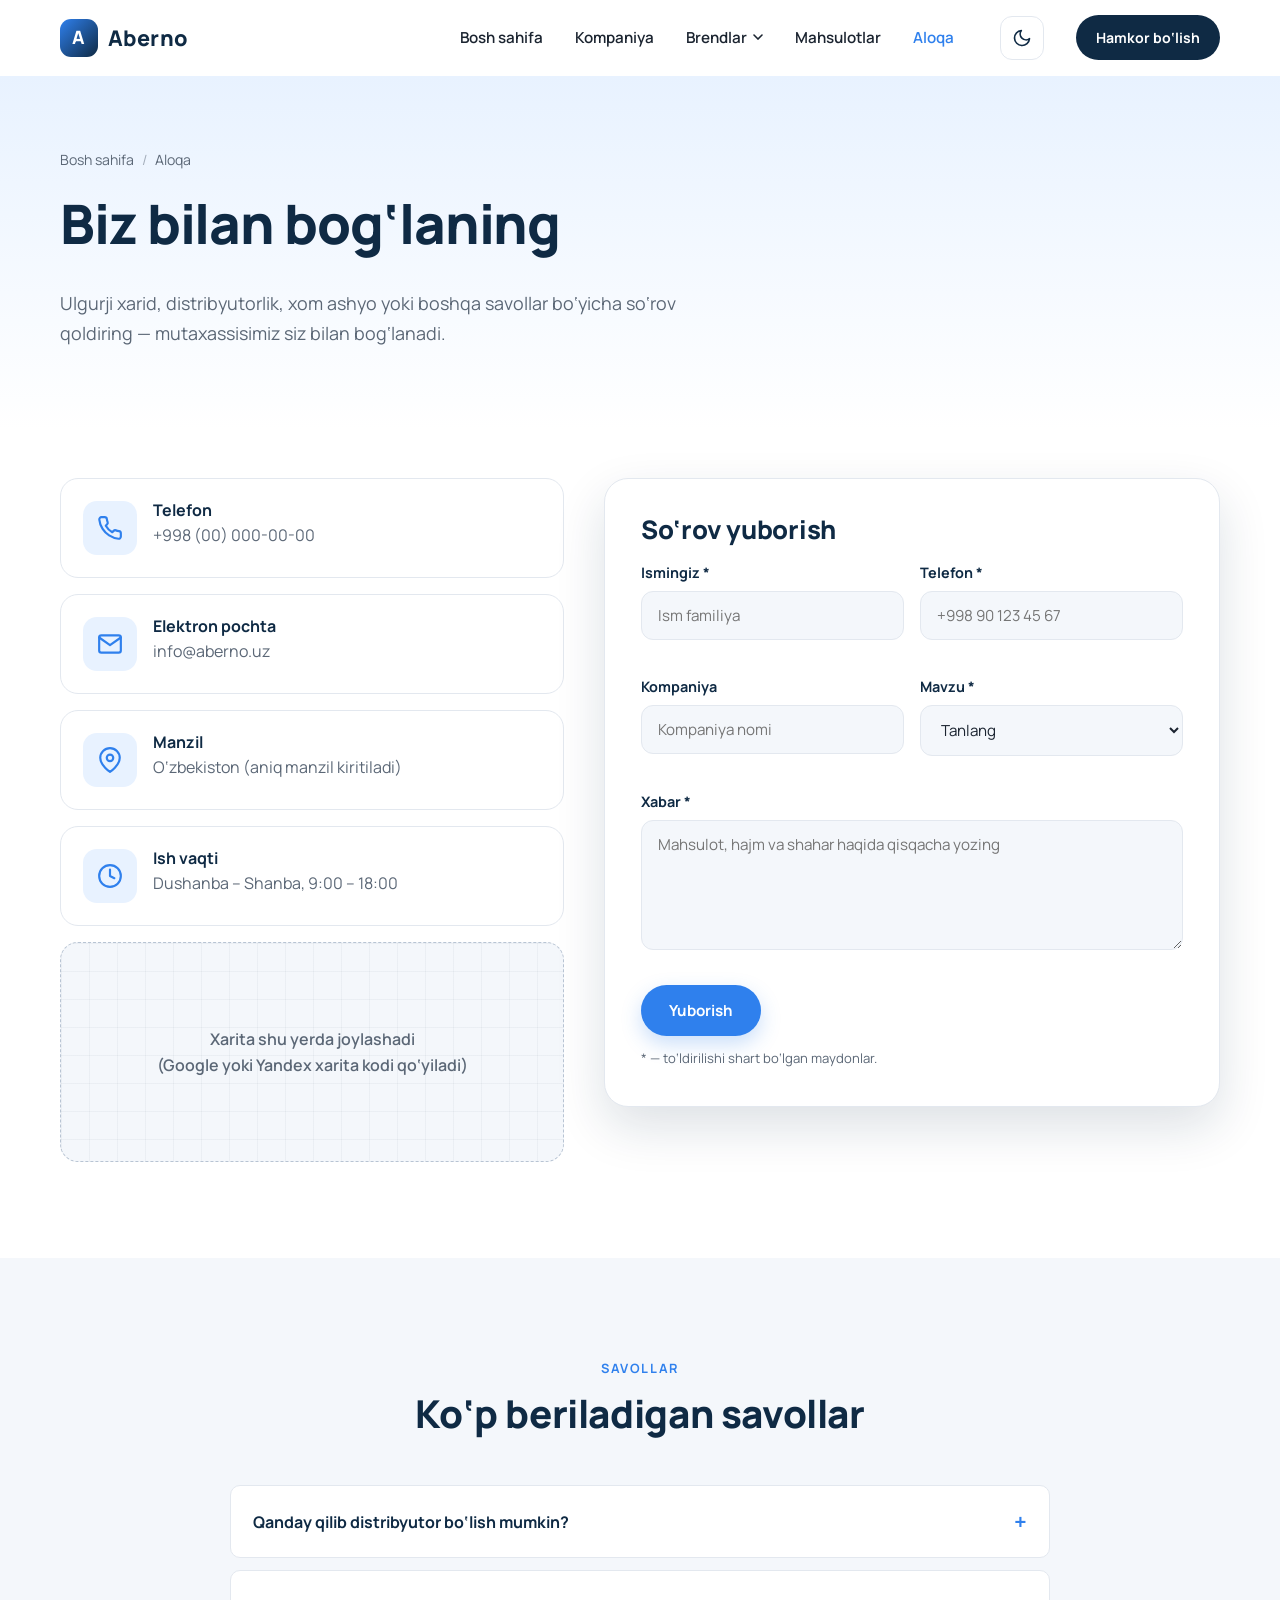
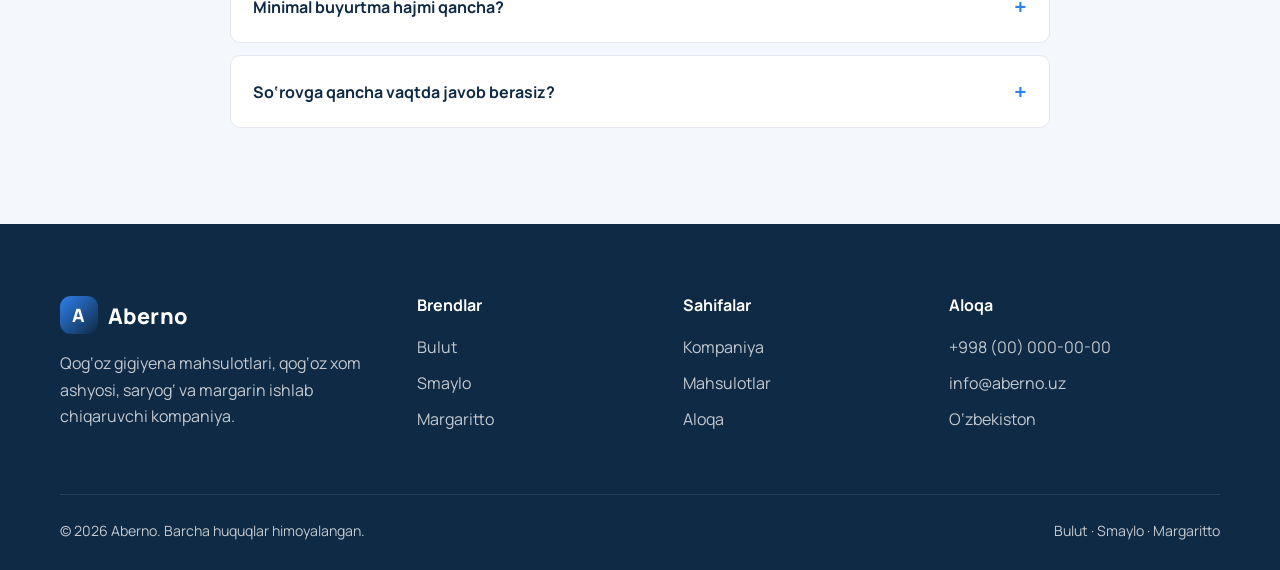
<file: contact.html>
<!DOCTYPE html>
<html lang="uz">
<head>
  <meta charset="UTF-8">
  <meta name="viewport" content="width=device-width, initial-scale=1.0">
  <title>Aloqa — Aberno</title>
  <meta name="description" content="Aberno bilan bog‘lanish: ulgurji xarid, distribyutorlik va xom ashyo bo‘yicha so‘rovlar.">
  <link rel="icon" href="img/favicon.svg" type="image/svg+xml">
  <link rel="preconnect" href="https://fonts.googleapis.com">
  <link rel="preconnect" href="https://fonts.gstatic.com" crossorigin>
  <link href="https://fonts.googleapis.com/css2?family=Manrope:wght@400;500;600;700;800&display=swap" rel="stylesheet">
  <script>(function(){var t=null;try{t=localStorage.getItem('aberno-theme')}catch(e){}if(t!=='dark'&&t!=='light')t=matchMedia('(prefers-color-scheme: dark)').matches?'dark':'light';document.documentElement.setAttribute('data-theme',t)})();</script>
  <link rel="stylesheet" href="css/style.css">
</head>
<body>

  <!-- ===== Header ===== -->
  <header class="header">
    <div class="container header__inner">
      <a href="index.html" class="logo"><span class="logo__mark">A</span>Aberno</a>

      <nav class="nav" id="nav" aria-label="Asosiy menyu">
        <a href="index.html" class="nav__link">Bosh sahifa</a>
        <a href="about.html" class="nav__link">Kompaniya</a>
        <div class="nav__item">
          <button class="nav__link drop-toggle" aria-expanded="false" aria-haspopup="true">
            Brendlar
            <svg class="nav__caret" viewBox="0 0 10 6" fill="none"><path d="M1 1l4 4 4-4" stroke="currentColor" stroke-width="1.6" stroke-linecap="round"/></svg>
          </button>
          <div class="dropdown">
            <a href="bulut.html" class="dropdown__link"><span class="dot dot--bulut"></span><span><strong>Bulut</strong><small>Qog‘oz gigiyena mahsulotlari</small></span></a>
            <a href="smaylo.html" class="dropdown__link"><span class="dot dot--smaylo"></span><span><strong>Smaylo</strong><small>Saryog‘</small></span></a>
            <a href="margaritto.html" class="dropdown__link"><span class="dot dot--margaritto"></span><span><strong>Margaritto</strong><small>Margarin</small></span></a>
          </div>
        </div>
        <a href="products.html" class="nav__link">Mahsulotlar</a>
        <a href="contact.html" class="nav__link">Aloqa</a>
      </nav>

      <button class="theme-toggle" type="button" aria-label="Qorong‘u rejimga o‘tish">
        <svg class="icon-moon" viewBox="0 0 24 24" fill="none" stroke="currentColor" stroke-width="2" stroke-linecap="round" stroke-linejoin="round" aria-hidden="true"><path d="M21 12.79A9 9 0 1 1 11.21 3 7 7 0 0 0 21 12.79z"/></svg>
        <svg class="icon-sun" viewBox="0 0 24 24" fill="none" stroke="currentColor" stroke-width="2" stroke-linecap="round" stroke-linejoin="round" aria-hidden="true"><circle cx="12" cy="12" r="5"/><path d="M12 1v2M12 21v2M4.22 4.22l1.42 1.42M18.36 18.36l1.42 1.42M1 12h2M21 12h2M4.22 19.78l1.42-1.42M18.36 5.64l1.42-1.42"/></svg>
      </button>
      <a href="contact.html" class="btn btn--dark btn--sm header__cta">Hamkor bo‘lish</a>
      <button class="burger" aria-label="Menyuni ochish" aria-controls="nav" aria-expanded="false"><span></span></button>
    </div>
  </header>

  <main>
    <section class="page-hero">
      <div class="container">
        <nav class="breadcrumbs" aria-label="Yo‘l"><a href="index.html">Bosh sahifa</a><span>Aloqa</span></nav>
        <h1>Biz bilan bog‘laning</h1>
        <p class="page-hero__lead">Ulgurji xarid, distribyutorlik, xom ashyo yoki boshqa savollar bo‘yicha so‘rov qoldiring — mutaxassisimiz siz bilan bog‘lanadi.</p>
      </div>
    </section>

    <section class="section" style="padding-top:48px;">
      <div class="container contact-grid">
        <!-- Kontaktlar -->
        <div>
          <div class="contact-list">
            <div class="contact-item">
              <div class="card__icon"><svg viewBox="0 0 24 24" fill="none" stroke="currentColor" stroke-width="2" stroke-linecap="round" stroke-linejoin="round"><path d="M22 16.92v3a2 2 0 0 1-2.18 2 19.79 19.79 0 0 1-8.63-3.07 19.5 19.5 0 0 1-6-6 19.79 19.79 0 0 1-3.07-8.67A2 2 0 0 1 4.11 2h3a2 2 0 0 1 2 1.72c.13.96.36 1.9.7 2.81a2 2 0 0 1-.45 2.11L8.09 9.91a16 16 0 0 0 6 6l1.27-1.27a2 2 0 0 1 2.11-.45c.91.34 1.85.57 2.81.7A2 2 0 0 1 22 16.92z"/></svg></div>
              <div>
                <h3>Telefon</h3>
                <p><a href="tel:+998000000000">+998 (00) 000-00-00</a></p>
              </div>
            </div>
            <div class="contact-item">
              <div class="card__icon"><svg viewBox="0 0 24 24" fill="none" stroke="currentColor" stroke-width="2" stroke-linecap="round" stroke-linejoin="round"><path d="M4 4h16c1.1 0 2 .9 2 2v12c0 1.1-.9 2-2 2H4c-1.1 0-2-.9-2-2V6c0-1.1.9-2 2-2z"/><path d="M22 6l-10 7L2 6"/></svg></div>
              <div>
                <h3>Elektron pochta</h3>
                <p><a href="mailto:info@aberno.uz">info@aberno.uz</a></p>
              </div>
            </div>
            <div class="contact-item">
              <div class="card__icon"><svg viewBox="0 0 24 24" fill="none" stroke="currentColor" stroke-width="2" stroke-linecap="round" stroke-linejoin="round"><path d="M21 10c0 7-9 13-9 13s-9-6-9-13a9 9 0 0 1 18 0z"/><circle cx="12" cy="10" r="3"/></svg></div>
              <div>
                <h3>Manzil</h3>
                <p>O‘zbekiston (aniq manzil kiritiladi)</p>
              </div>
            </div>
            <div class="contact-item">
              <div class="card__icon"><svg viewBox="0 0 24 24" fill="none" stroke="currentColor" stroke-width="2" stroke-linecap="round" stroke-linejoin="round"><circle cx="12" cy="12" r="10"/><path d="M12 6v6l4 2"/></svg></div>
              <div>
                <h3>Ish vaqti</h3>
                <p>Dushanba – Shanba, 9:00 – 18:00</p>
              </div>
            </div>
          </div>
          <div class="map-placeholder">Xarita shu yerda joylashadi<br>(Google yoki Yandex xarita kodi qo‘yiladi)</div>
        </div>

        <!-- Forma -->
        <form class="form" id="contact-form" novalidate>
          <h2 style="font-size:1.6rem;">So‘rov yuborish</h2>
          <div class="form__success" role="status">Rahmat! So‘rovingiz qabul qilindi. Tez orada siz bilan bog‘lanamiz.</div>

          <div class="form__row">
            <div class="field">
              <label for="name">Ismingiz *</label>
              <input id="name" name="name" type="text" autocomplete="name" placeholder="Ism familiya">
              <span class="field__error"></span>
            </div>
            <div class="field">
              <label for="phone">Telefon *</label>
              <input id="phone" name="phone" type="tel" autocomplete="tel" placeholder="+998 90 123 45 67">
              <span class="field__error"></span>
            </div>
          </div>

          <div class="form__row">
            <div class="field">
              <label for="company">Kompaniya</label>
              <input id="company" name="company" type="text" autocomplete="organization" placeholder="Kompaniya nomi">
              <span class="field__error"></span>
            </div>
            <div class="field">
              <label for="topic">Mavzu *</label>
              <select id="topic" name="topic">
                <option value="">Tanlang</option>
                <option value="bulut">Bulut — qog‘oz mahsulotlari</option>
                <option value="xom-ashyo">Bulut — yarim tayyor xom ashyo</option>
                <option value="smaylo">Smaylo — saryog‘</option>
                <option value="margaritto">Margaritto — margarin</option>
                <option value="distribyutor">Distribyutorlik</option>
                <option value="boshqa">Boshqa</option>
              </select>
              <span class="field__error"></span>
            </div>
          </div>

          <div class="field">
            <label for="message">Xabar *</label>
            <textarea id="message" name="message" placeholder="Mahsulot, hajm va shahar haqida qisqacha yozing"></textarea>
            <span class="field__error"></span>
          </div>

          <button type="submit" class="btn btn--primary">Yuborish</button>
          <p class="form__note">* — to‘ldirilishi shart bo‘lgan maydonlar.</p>
        </form>
      </div>
    </section>

    <!-- ===== FAQ ===== -->
    <section class="section section--soft">
      <div class="container">
        <div class="section-head section-head--center reveal">
          <span class="eyebrow">Savollar</span>
          <h2>Ko‘p beriladigan savollar</h2>
        </div>
        <div class="faq">
          <div class="faq__item">
            <button class="faq__q" aria-expanded="false">Qanday qilib distribyutor bo‘lish mumkin?</button>
            <div class="faq__a"><p>Formada «Distribyutorlik» mavzusini tanlab, hududingiz va kompaniyangiz haqida yozing. Menejerimiz shartlarni tushuntirish uchun bog‘lanadi.</p></div>
          </div>
          <div class="faq__item">
            <button class="faq__q" aria-expanded="false">Minimal buyurtma hajmi qancha?</button>
            <div class="faq__a"><p>Minimal hajm mahsulot turi va brendga bog‘liq. Aniq ma’lumot uchun so‘rov qoldiring.</p></div>
          </div>
          <div class="faq__item">
            <button class="faq__q" aria-expanded="false">So‘rovga qancha vaqtda javob berasiz?</button>
            <div class="faq__a"><p>Odatda ish vaqti davomida imkon qadar tez javob beramiz.</p></div>
          </div>
        </div>
      </div>
    </section>
  </main>

  <!-- ===== Footer ===== -->
  <footer class="footer">
    <div class="container">
      <div class="footer__grid">
        <div>
          <a href="index.html" class="logo"><span class="logo__mark">A</span>Aberno</a>
          <p>Qog‘oz gigiyena mahsulotlari, qog‘oz xom ashyosi, saryog‘ va margarin ishlab chiqaruvchi kompaniya.</p>
        </div>
        <div>
          <h4>Brendlar</h4>
          <ul>
            <li><a href="bulut.html">Bulut</a></li>
            <li><a href="smaylo.html">Smaylo</a></li>
            <li><a href="margaritto.html">Margaritto</a></li>
          </ul>
        </div>
        <div>
          <h4>Sahifalar</h4>
          <ul>
            <li><a href="about.html">Kompaniya</a></li>
            <li><a href="products.html">Mahsulotlar</a></li>
            <li><a href="contact.html">Aloqa</a></li>
          </ul>
        </div>
        <div>
          <h4>Aloqa</h4>
          <ul>
            <li><a href="tel:+998000000000">+998 (00) 000-00-00</a></li>
            <li><a href="mailto:info@aberno.uz">info@aberno.uz</a></li>
            <li>O‘zbekiston</li>
          </ul>
        </div>
      </div>
      <div class="footer__bottom">
        <span>© <span data-year></span> Aberno. Barcha huquqlar himoyalangan.</span>
        <span>Bulut · Smaylo · Margaritto</span>
      </div>
    </div>
  </footer>

  <script src="js/main.js"></script>
</body>
</html>
</file>
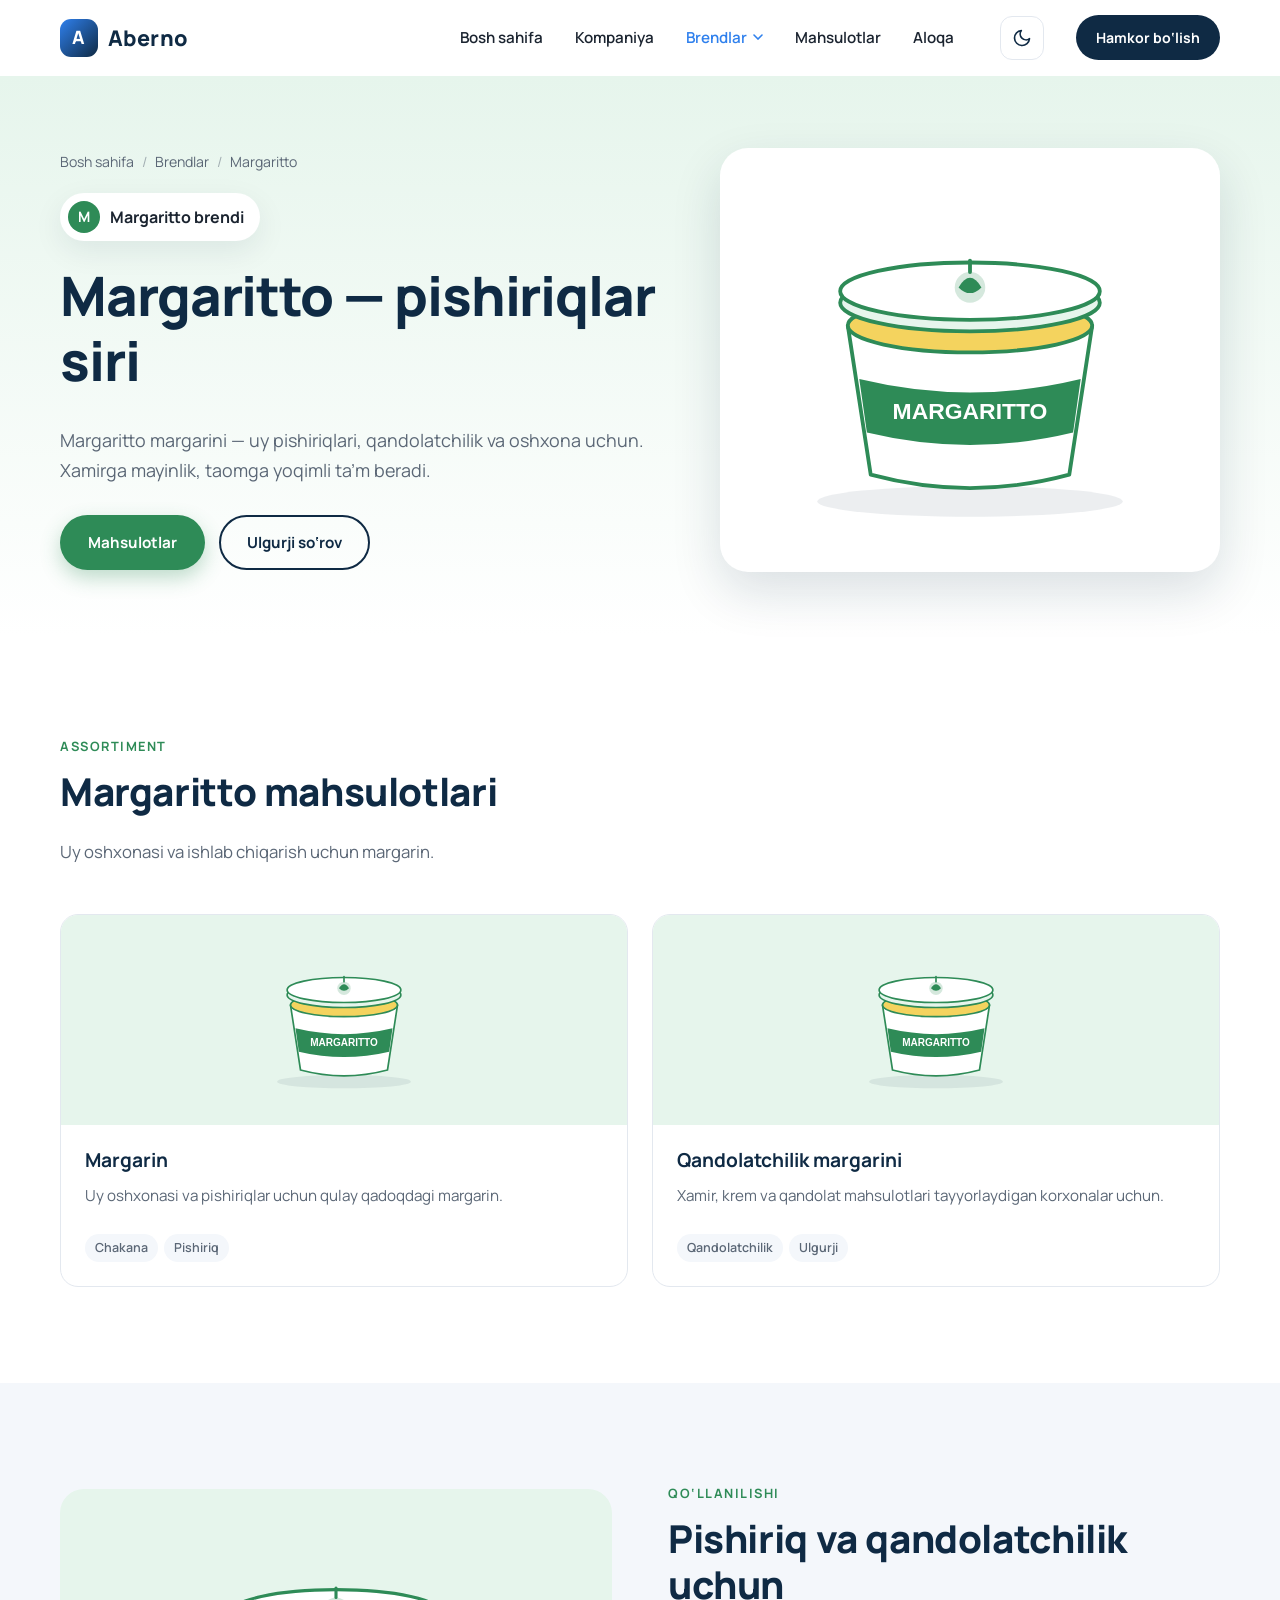
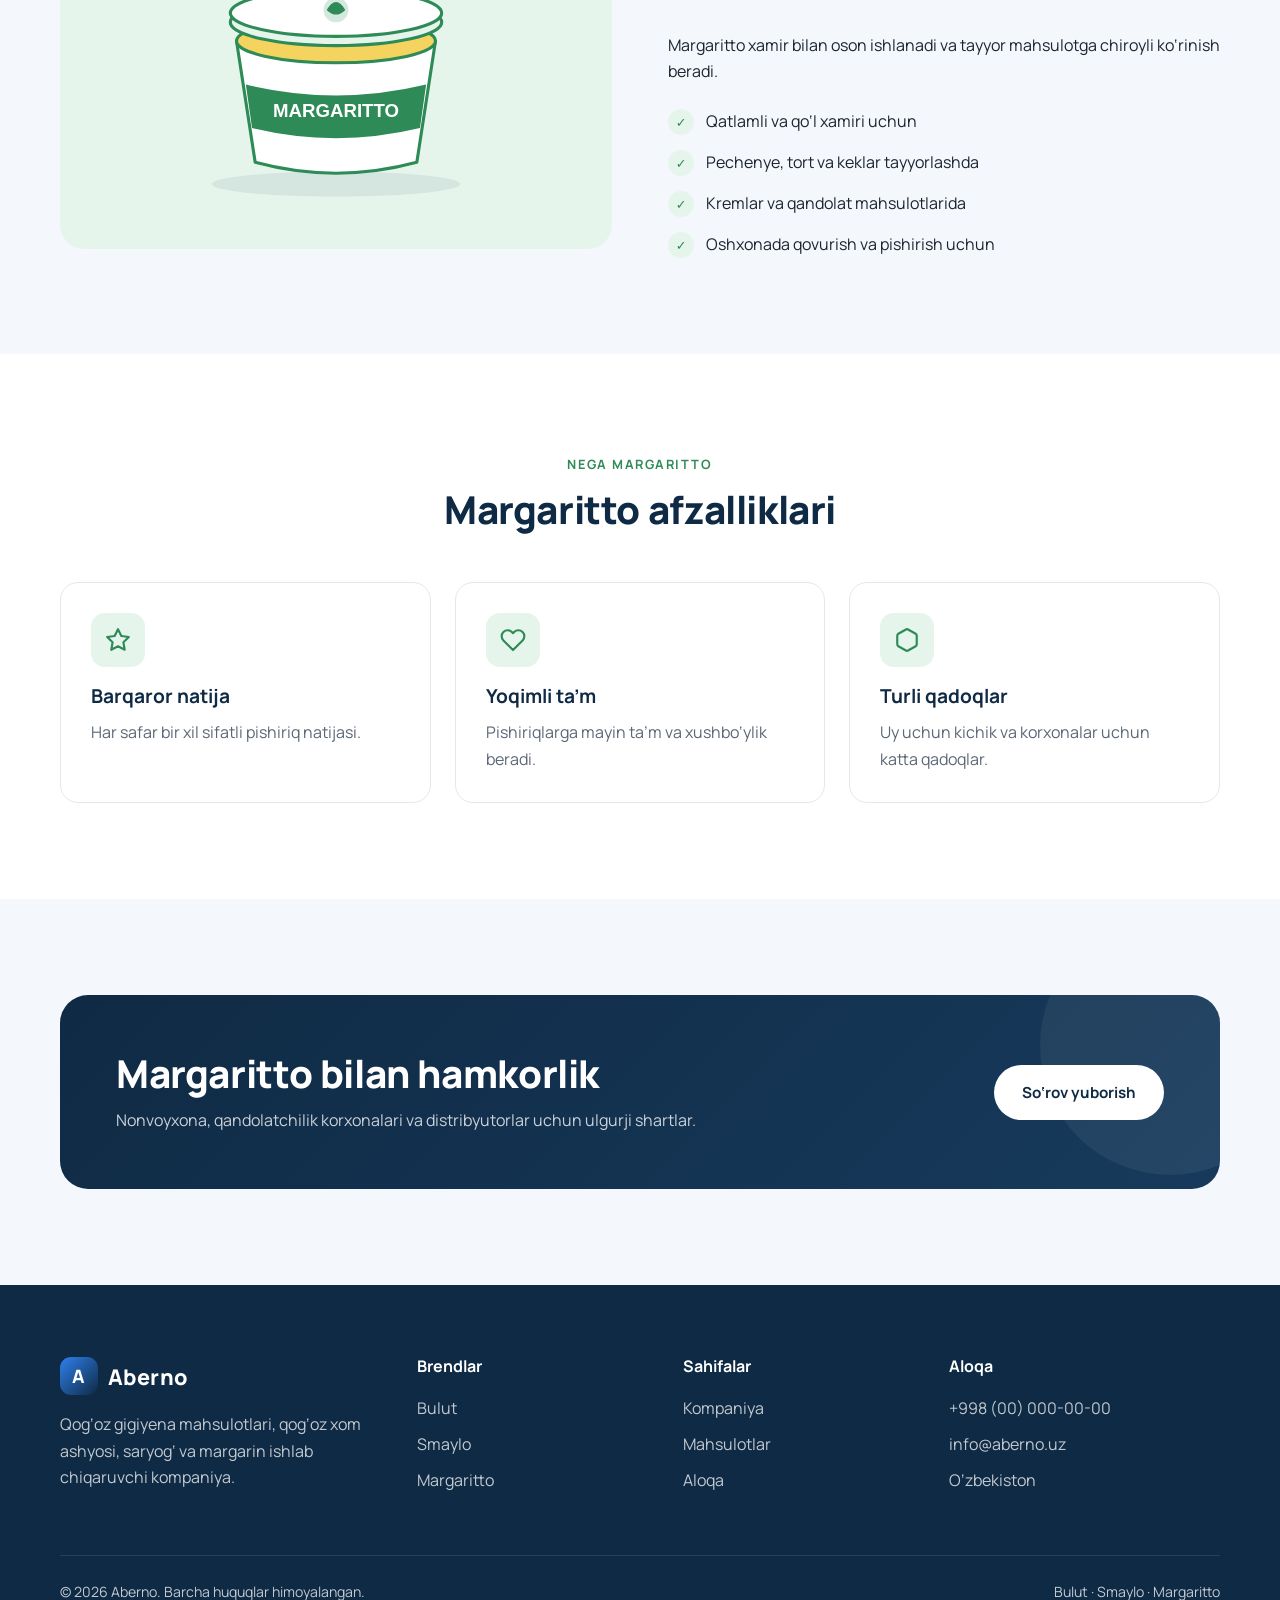
<file: margaritto.html>
<!DOCTYPE html>
<html lang="uz">
<head>
  <meta charset="UTF-8">
  <meta name="viewport" content="width=device-width, initial-scale=1.0">
  <title>Margaritto — margarin | Aberno</title>
  <meta name="description" content="Margaritto brendi: pishiriq, qandolatchilik va oshxona uchun margarin.">
  <link rel="icon" href="img/favicon.svg" type="image/svg+xml">
  <link rel="preconnect" href="https://fonts.googleapis.com">
  <link rel="preconnect" href="https://fonts.gstatic.com" crossorigin>
  <link href="https://fonts.googleapis.com/css2?family=Manrope:wght@400;500;600;700;800&display=swap" rel="stylesheet">
  <script>(function(){var t=null;try{t=localStorage.getItem('aberno-theme')}catch(e){}if(t!=='dark'&&t!=='light')t=matchMedia('(prefers-color-scheme: dark)').matches?'dark':'light';document.documentElement.setAttribute('data-theme',t)})();</script>
  <link rel="stylesheet" href="css/style.css">
</head>
<body class="theme-margaritto">

  <!-- ===== Header ===== -->
  <header class="header">
    <div class="container header__inner">
      <a href="index.html" class="logo"><span class="logo__mark">A</span>Aberno</a>

      <nav class="nav" id="nav" aria-label="Asosiy menyu">
        <a href="index.html" class="nav__link">Bosh sahifa</a>
        <a href="about.html" class="nav__link">Kompaniya</a>
        <div class="nav__item">
          <button class="nav__link drop-toggle" aria-expanded="false" aria-haspopup="true">
            Brendlar
            <svg class="nav__caret" viewBox="0 0 10 6" fill="none"><path d="M1 1l4 4 4-4" stroke="currentColor" stroke-width="1.6" stroke-linecap="round"/></svg>
          </button>
          <div class="dropdown">
            <a href="bulut.html" class="dropdown__link"><span class="dot dot--bulut"></span><span><strong>Bulut</strong><small>Qog‘oz gigiyena mahsulotlari</small></span></a>
            <a href="smaylo.html" class="dropdown__link"><span class="dot dot--smaylo"></span><span><strong>Smaylo</strong><small>Saryog‘</small></span></a>
            <a href="margaritto.html" class="dropdown__link"><span class="dot dot--margaritto"></span><span><strong>Margaritto</strong><small>Margarin</small></span></a>
          </div>
        </div>
        <a href="products.html" class="nav__link">Mahsulotlar</a>
        <a href="contact.html" class="nav__link">Aloqa</a>
      </nav>

      <button class="theme-toggle" type="button" aria-label="Qorong‘u rejimga o‘tish">
        <svg class="icon-moon" viewBox="0 0 24 24" fill="none" stroke="currentColor" stroke-width="2" stroke-linecap="round" stroke-linejoin="round" aria-hidden="true"><path d="M21 12.79A9 9 0 1 1 11.21 3 7 7 0 0 0 21 12.79z"/></svg>
        <svg class="icon-sun" viewBox="0 0 24 24" fill="none" stroke="currentColor" stroke-width="2" stroke-linecap="round" stroke-linejoin="round" aria-hidden="true"><circle cx="12" cy="12" r="5"/><path d="M12 1v2M12 21v2M4.22 4.22l1.42 1.42M18.36 18.36l1.42 1.42M1 12h2M21 12h2M4.22 19.78l1.42-1.42M18.36 5.64l1.42-1.42"/></svg>
      </button>
      <a href="contact.html" class="btn btn--dark btn--sm header__cta">Hamkor bo‘lish</a>
      <button class="burger" aria-label="Menyuni ochish" aria-controls="nav" aria-expanded="false"><span></span></button>
    </div>
  </header>

  <main>
    <section class="page-hero">
      <div class="container brand-hero__grid">
        <div>
          <nav class="breadcrumbs" aria-label="Yo‘l"><a href="index.html">Bosh sahifa</a><span>Brendlar</span><span>Margaritto</span></nav>
          <div class="brand-badge"><span class="brand-badge__icon">M</span>Margaritto brendi</div>
          <h1>Margaritto — pishiriqlar siri</h1>
          <p class="page-hero__lead">Margaritto margarini — uy pishiriqlari, qandolatchilik va oshxona uchun. Xamirga mayinlik, taomga yoqimli ta’m beradi.</p>
          <div class="hero__actions">
            <a href="#mahsulotlar" class="btn btn--primary">Mahsulotlar</a>
            <a href="contact.html?mavzu=margaritto" class="btn btn--outline">Ulgurji so‘rov</a>
          </div>
        </div>
        <div class="brand-hero__art">
          <img src="img/margarine.svg" alt="Margaritto margarini">
        </div>
      </div>
    </section>

    <!-- ===== Mahsulotlar ===== -->
    <section class="section" id="mahsulotlar">
      <div class="container">
        <div class="section-head reveal">
          <span class="eyebrow">Assortiment</span>
          <h2>Margaritto mahsulotlari</h2>
          <p>Uy oshxonasi va ishlab chiqarish uchun margarin.</p>
        </div>
        <div class="grid grid--2">
          <article class="product reveal" data-brand="margaritto">
            <div class="product__media"><img src="img/margarine.svg" alt="Margaritto margarini"></div>
            <div class="product__body">
              <h3>Margarin</h3>
              <p>Uy oshxonasi va pishiriqlar uchun qulay qadoqdagi margarin.</p>
              <div class="product__tags"><span class="tag">Chakana</span><span class="tag">Pishiriq</span></div>
            </div>
          </article>
          <article class="product reveal" data-brand="margaritto">
            <div class="product__media"><img src="img/margarine.svg" alt="Margaritto qandolatchilik margarini"></div>
            <div class="product__body">
              <h3>Qandolatchilik margarini</h3>
              <p>Xamir, krem va qandolat mahsulotlari tayyorlaydigan korxonalar uchun.</p>
              <div class="product__tags"><span class="tag">Qandolatchilik</span><span class="tag">Ulgurji</span></div>
            </div>
          </article>
        </div>
      </div>
    </section>

    <!-- ===== Qo'llanilishi ===== -->
    <section class="section section--soft">
      <div class="container features-split">
        <div class="panel reveal">
          <img src="img/margarine.svg" alt="">
        </div>
        <div class="reveal">
          <span class="eyebrow">Qo‘llanilishi</span>
          <h2>Pishiriq va qandolatchilik uchun</h2>
          <p>Margaritto xamir bilan oson ishlanadi va tayyor mahsulotga chiroyli ko‘rinish beradi.</p>
          <ul class="check-list">
            <li>Qatlamli va qo‘l xamiri uchun</li>
            <li>Pechenye, tort va keklar tayyorlashda</li>
            <li>Kremlar va qandolat mahsulotlarida</li>
            <li>Oshxonada qovurish va pishirish uchun</li>
          </ul>
        </div>
      </div>
    </section>

    <!-- ===== Afzalliklar ===== -->
    <section class="section">
      <div class="container">
        <div class="section-head section-head--center reveal">
          <span class="eyebrow">Nega Margaritto</span>
          <h2>Margaritto afzalliklari</h2>
        </div>
        <div class="grid grid--3">
          <div class="card reveal">
            <div class="card__icon"><svg viewBox="0 0 24 24" fill="none" stroke="currentColor" stroke-width="2" stroke-linecap="round" stroke-linejoin="round"><path d="M12 2l3.09 6.26L22 9.27l-5 4.87 1.18 6.88L12 17.77l-6.18 3.25L7 14.14 2 9.27l6.91-1.01z"/></svg></div>
            <h3>Barqaror natija</h3>
            <p>Har safar bir xil sifatli pishiriq natijasi.</p>
          </div>
          <div class="card reveal">
            <div class="card__icon"><svg viewBox="0 0 24 24" fill="none" stroke="currentColor" stroke-width="2" stroke-linecap="round" stroke-linejoin="round"><path d="M20.84 4.61a5.5 5.5 0 0 0-7.78 0L12 5.67l-1.06-1.06a5.5 5.5 0 0 0-7.78 7.78L12 21.23l8.84-8.84a5.5 5.5 0 0 0 0-7.78z"/></svg></div>
            <h3>Yoqimli ta’m</h3>
            <p>Pishiriqlarga mayin ta’m va xushbo‘ylik beradi.</p>
          </div>
          <div class="card reveal">
            <div class="card__icon"><svg viewBox="0 0 24 24" fill="none" stroke="currentColor" stroke-width="2" stroke-linecap="round" stroke-linejoin="round"><path d="M21 16V8a2 2 0 0 0-1-1.73l-7-4a2 2 0 0 0-2 0l-7 4A2 2 0 0 0 3 8v8a2 2 0 0 0 1 1.73l7 4a2 2 0 0 0 2 0l7-4A2 2 0 0 0 21 16z"/></svg></div>
            <h3>Turli qadoqlar</h3>
            <p>Uy uchun kichik va korxonalar uchun katta qadoqlar.</p>
          </div>
        </div>
      </div>
    </section>

    <!-- ===== CTA ===== -->
    <section class="section section--soft">
      <div class="container">
        <div class="cta reveal">
          <div>
            <h2>Margaritto bilan hamkorlik</h2>
            <p>Nonvoyxona, qandolatchilik korxonalari va distribyutorlar uchun ulgurji shartlar.</p>
          </div>
          <div class="cta__actions">
            <a href="contact.html?mavzu=margaritto" class="btn btn--light">So‘rov yuborish</a>
          </div>
        </div>
      </div>
    </section>
  </main>

  <!-- ===== Footer ===== -->
  <footer class="footer">
    <div class="container">
      <div class="footer__grid">
        <div>
          <a href="index.html" class="logo"><span class="logo__mark">A</span>Aberno</a>
          <p>Qog‘oz gigiyena mahsulotlari, qog‘oz xom ashyosi, saryog‘ va margarin ishlab chiqaruvchi kompaniya.</p>
        </div>
        <div>
          <h4>Brendlar</h4>
          <ul>
            <li><a href="bulut.html">Bulut</a></li>
            <li><a href="smaylo.html">Smaylo</a></li>
            <li><a href="margaritto.html">Margaritto</a></li>
          </ul>
        </div>
        <div>
          <h4>Sahifalar</h4>
          <ul>
            <li><a href="about.html">Kompaniya</a></li>
            <li><a href="products.html">Mahsulotlar</a></li>
            <li><a href="contact.html">Aloqa</a></li>
          </ul>
        </div>
        <div>
          <h4>Aloqa</h4>
          <ul>
            <li><a href="tel:+998000000000">+998 (00) 000-00-00</a></li>
            <li><a href="mailto:info@aberno.uz">info@aberno.uz</a></li>
            <li>O‘zbekiston</li>
          </ul>
        </div>
      </div>
      <div class="footer__bottom">
        <span>© <span data-year></span> Aberno. Barcha huquqlar himoyalangan.</span>
        <span>Bulut · Smaylo · Margaritto</span>
      </div>
    </div>
  </footer>

  <script src="js/main.js"></script>
</body>
</html>
</file>
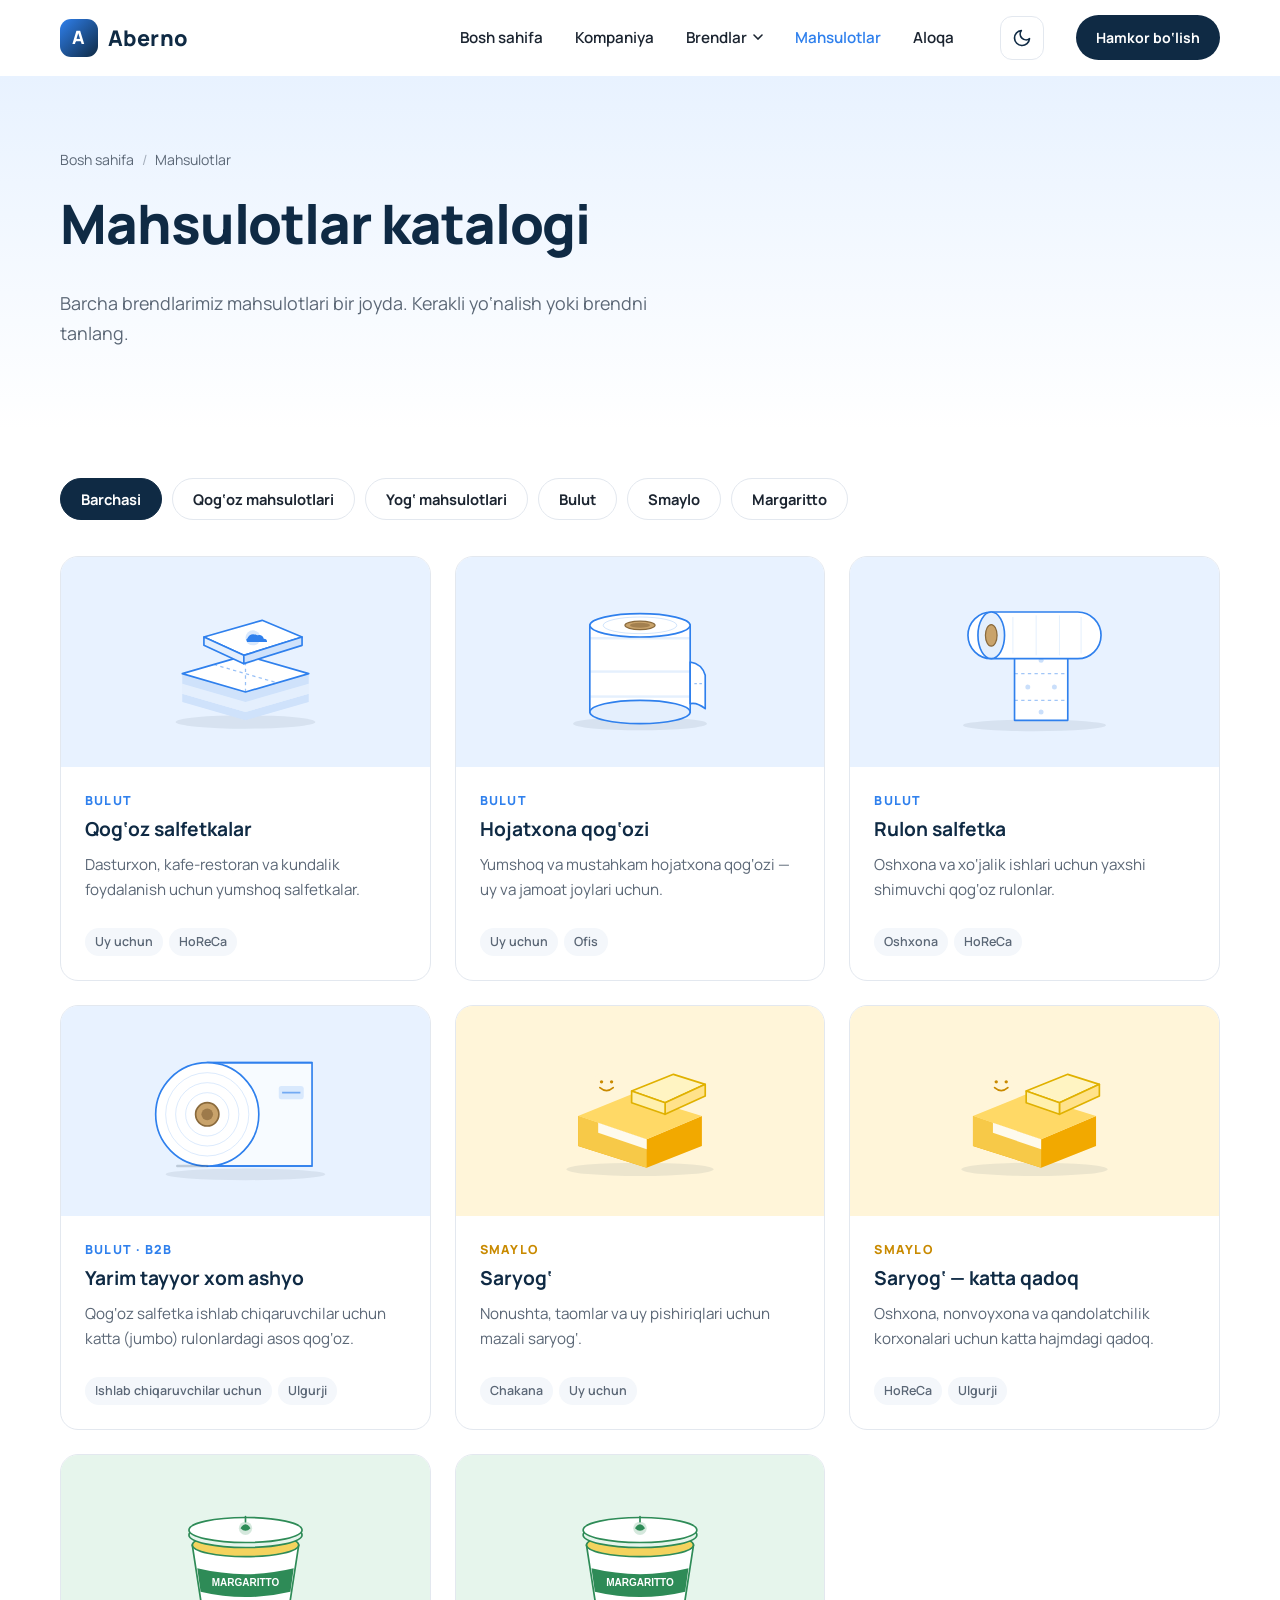
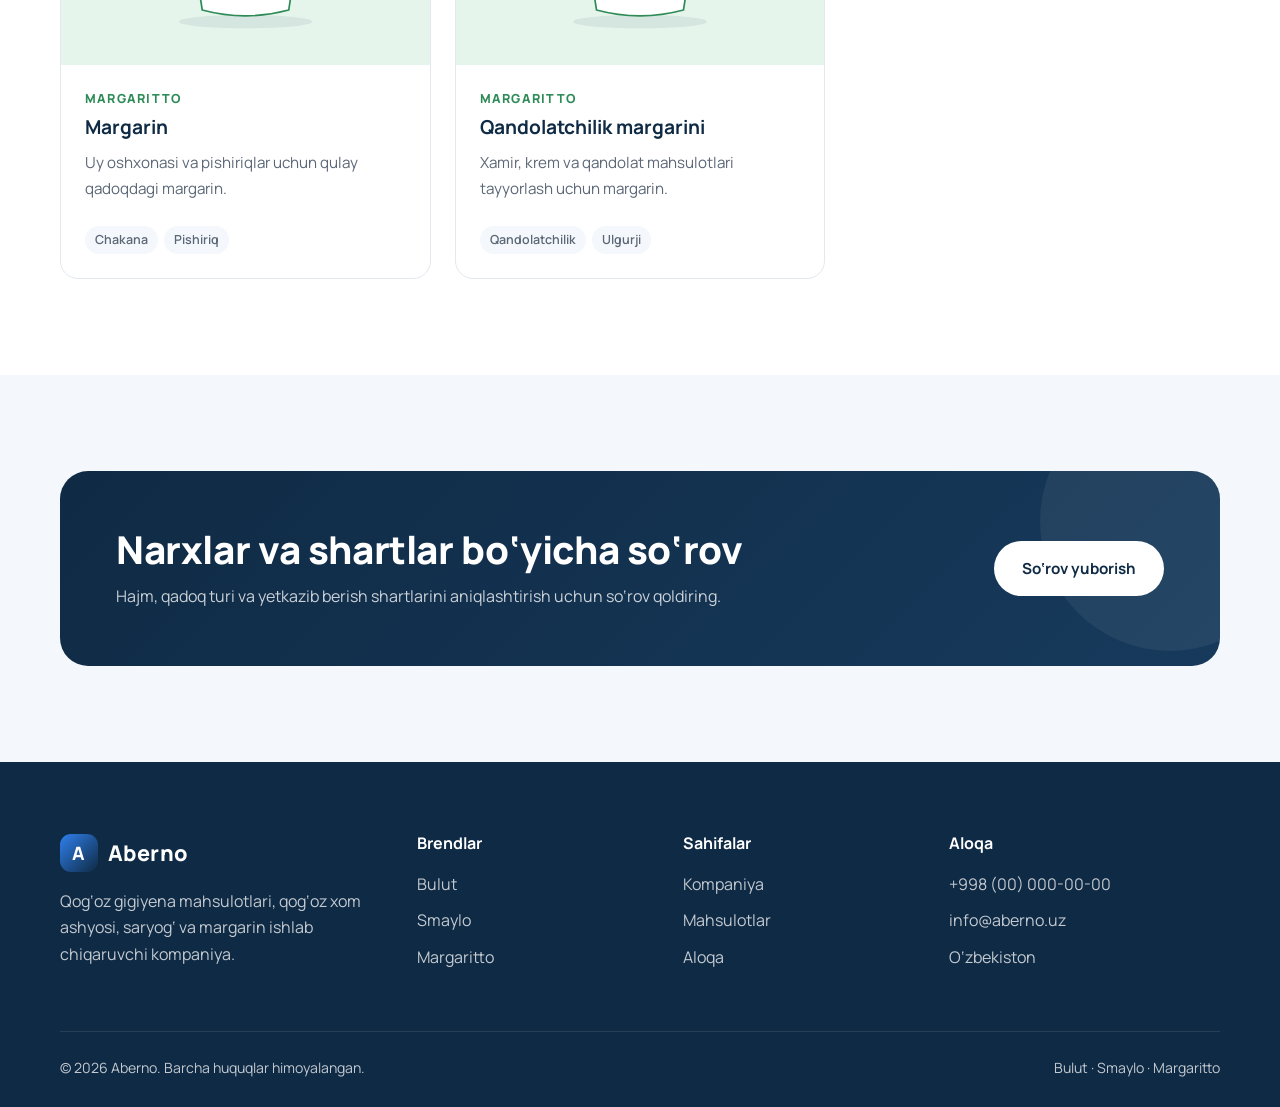
<file: products.html>
<!DOCTYPE html>
<html lang="uz">
<head>
  <meta charset="UTF-8">
  <meta name="viewport" content="width=device-width, initial-scale=1.0">
  <title>Mahsulotlar — Aberno</title>
  <meta name="description" content="Aberno mahsulotlari katalogi: Bulut qog‘oz mahsulotlari, Smaylo saryog‘i va Margaritto margarini.">
  <link rel="icon" href="img/favicon.svg" type="image/svg+xml">
  <link rel="preconnect" href="https://fonts.googleapis.com">
  <link rel="preconnect" href="https://fonts.gstatic.com" crossorigin>
  <link href="https://fonts.googleapis.com/css2?family=Manrope:wght@400;500;600;700;800&display=swap" rel="stylesheet">
  <script>(function(){var t=null;try{t=localStorage.getItem('aberno-theme')}catch(e){}if(t!=='dark'&&t!=='light')t=matchMedia('(prefers-color-scheme: dark)').matches?'dark':'light';document.documentElement.setAttribute('data-theme',t)})();</script>
  <link rel="stylesheet" href="css/style.css">
</head>
<body>

  <!-- ===== Header ===== -->
  <header class="header">
    <div class="container header__inner">
      <a href="index.html" class="logo"><span class="logo__mark">A</span>Aberno</a>

      <nav class="nav" id="nav" aria-label="Asosiy menyu">
        <a href="index.html" class="nav__link">Bosh sahifa</a>
        <a href="about.html" class="nav__link">Kompaniya</a>
        <div class="nav__item">
          <button class="nav__link drop-toggle" aria-expanded="false" aria-haspopup="true">
            Brendlar
            <svg class="nav__caret" viewBox="0 0 10 6" fill="none"><path d="M1 1l4 4 4-4" stroke="currentColor" stroke-width="1.6" stroke-linecap="round"/></svg>
          </button>
          <div class="dropdown">
            <a href="bulut.html" class="dropdown__link"><span class="dot dot--bulut"></span><span><strong>Bulut</strong><small>Qog‘oz gigiyena mahsulotlari</small></span></a>
            <a href="smaylo.html" class="dropdown__link"><span class="dot dot--smaylo"></span><span><strong>Smaylo</strong><small>Saryog‘</small></span></a>
            <a href="margaritto.html" class="dropdown__link"><span class="dot dot--margaritto"></span><span><strong>Margaritto</strong><small>Margarin</small></span></a>
          </div>
        </div>
        <a href="products.html" class="nav__link">Mahsulotlar</a>
        <a href="contact.html" class="nav__link">Aloqa</a>
      </nav>

      <button class="theme-toggle" type="button" aria-label="Qorong‘u rejimga o‘tish">
        <svg class="icon-moon" viewBox="0 0 24 24" fill="none" stroke="currentColor" stroke-width="2" stroke-linecap="round" stroke-linejoin="round" aria-hidden="true"><path d="M21 12.79A9 9 0 1 1 11.21 3 7 7 0 0 0 21 12.79z"/></svg>
        <svg class="icon-sun" viewBox="0 0 24 24" fill="none" stroke="currentColor" stroke-width="2" stroke-linecap="round" stroke-linejoin="round" aria-hidden="true"><circle cx="12" cy="12" r="5"/><path d="M12 1v2M12 21v2M4.22 4.22l1.42 1.42M18.36 18.36l1.42 1.42M1 12h2M21 12h2M4.22 19.78l1.42-1.42M18.36 5.64l1.42-1.42"/></svg>
      </button>
      <a href="contact.html" class="btn btn--dark btn--sm header__cta">Hamkor bo‘lish</a>
      <button class="burger" aria-label="Menyuni ochish" aria-controls="nav" aria-expanded="false"><span></span></button>
    </div>
  </header>

  <main>
    <section class="page-hero">
      <div class="container">
        <nav class="breadcrumbs" aria-label="Yo‘l"><a href="index.html">Bosh sahifa</a><span>Mahsulotlar</span></nav>
        <h1>Mahsulotlar katalogi</h1>
        <p class="page-hero__lead">Barcha brendlarimiz mahsulotlari bir joyda. Kerakli yo‘nalish yoki brendni tanlang.</p>
      </div>
    </section>

    <section class="section" style="padding-top:48px;">
      <div class="container">
        <div class="filters" role="group" aria-label="Saralash">
          <button class="filter-btn is-active" data-filter="all">Barchasi</button>
          <button class="filter-btn" data-filter="qogoz">Qog‘oz mahsulotlari</button>
          <button class="filter-btn" data-filter="yog">Yog‘ mahsulotlari</button>
          <button class="filter-btn" data-filter="bulut">Bulut</button>
          <button class="filter-btn" data-filter="smaylo">Smaylo</button>
          <button class="filter-btn" data-filter="margaritto">Margaritto</button>
        </div>

        <div class="grid grid--3">
          <!-- Bulut -->
          <article class="product" data-brand="bulut" data-category="qogoz">
            <div class="product__media"><img src="img/napkin.svg" alt="Qog‘oz salfetka"></div>
            <div class="product__body">
              <span class="product__brand">Bulut</span>
              <h3>Qog‘oz salfetkalar</h3>
              <p>Dasturxon, kafe-restoran va kundalik foydalanish uchun yumshoq salfetkalar.</p>
              <div class="product__tags"><span class="tag">Uy uchun</span><span class="tag">HoReCa</span></div>
            </div>
          </article>
          <article class="product" data-brand="bulut" data-category="qogoz">
            <div class="product__media"><img src="img/toilet-roll.svg" alt="Hojatxona qog‘ozi"></div>
            <div class="product__body">
              <span class="product__brand">Bulut</span>
              <h3>Hojatxona qog‘ozi</h3>
              <p>Yumshoq va mustahkam hojatxona qog‘ozi — uy va jamoat joylari uchun.</p>
              <div class="product__tags"><span class="tag">Uy uchun</span><span class="tag">Ofis</span></div>
            </div>
          </article>
          <article class="product" data-brand="bulut" data-category="qogoz">
            <div class="product__media"><img src="img/towel-roll.svg" alt="Rulon salfetka"></div>
            <div class="product__body">
              <span class="product__brand">Bulut</span>
              <h3>Rulon salfetka</h3>
              <p>Oshxona va xo‘jalik ishlari uchun yaxshi shimuvchi qog‘oz rulonlar.</p>
              <div class="product__tags"><span class="tag">Oshxona</span><span class="tag">HoReCa</span></div>
            </div>
          </article>
          <article class="product" data-brand="bulut" data-category="qogoz">
            <div class="product__media"><img src="img/jumbo-roll.svg" alt="Yarim tayyor qog‘oz rulon"></div>
            <div class="product__body">
              <span class="product__brand">Bulut · B2B</span>
              <h3>Yarim tayyor xom ashyo</h3>
              <p>Qog‘oz salfetka ishlab chiqaruvchilar uchun katta (jumbo) rulonlardagi asos qog‘oz.</p>
              <div class="product__tags"><span class="tag">Ishlab chiqaruvchilar uchun</span><span class="tag">Ulgurji</span></div>
            </div>
          </article>

          <!-- Smaylo -->
          <article class="product" data-brand="smaylo" data-category="yog">
            <div class="product__media"><img src="img/butter.svg" alt="Smaylo saryog‘i"></div>
            <div class="product__body">
              <span class="product__brand">Smaylo</span>
              <h3>Saryog‘</h3>
              <p>Nonushta, taomlar va uy pishiriqlari uchun mazali saryog‘.</p>
              <div class="product__tags"><span class="tag">Chakana</span><span class="tag">Uy uchun</span></div>
            </div>
          </article>
          <article class="product" data-brand="smaylo" data-category="yog">
            <div class="product__media"><img src="img/butter.svg" alt="Smaylo saryog‘i — katta qadoq"></div>
            <div class="product__body">
              <span class="product__brand">Smaylo</span>
              <h3>Saryog‘ — katta qadoq</h3>
              <p>Oshxona, nonvoyxona va qandolatchilik korxonalari uchun katta hajmdagi qadoq.</p>
              <div class="product__tags"><span class="tag">HoReCa</span><span class="tag">Ulgurji</span></div>
            </div>
          </article>

          <!-- Margaritto -->
          <article class="product" data-brand="margaritto" data-category="yog">
            <div class="product__media"><img src="img/margarine.svg" alt="Margaritto margarini"></div>
            <div class="product__body">
              <span class="product__brand">Margaritto</span>
              <h3>Margarin</h3>
              <p>Uy oshxonasi va pishiriqlar uchun qulay qadoqdagi margarin.</p>
              <div class="product__tags"><span class="tag">Chakana</span><span class="tag">Pishiriq</span></div>
            </div>
          </article>
          <article class="product" data-brand="margaritto" data-category="yog">
            <div class="product__media"><img src="img/margarine.svg" alt="Margaritto qandolatchilik margarini"></div>
            <div class="product__body">
              <span class="product__brand">Margaritto</span>
              <h3>Qandolatchilik margarini</h3>
              <p>Xamir, krem va qandolat mahsulotlari tayyorlash uchun margarin.</p>
              <div class="product__tags"><span class="tag">Qandolatchilik</span><span class="tag">Ulgurji</span></div>
            </div>
          </article>
        </div>
      </div>
    </section>

    <section class="section section--soft">
      <div class="container">
        <div class="cta reveal">
          <div>
            <h2>Narxlar va shartlar bo‘yicha so‘rov</h2>
            <p>Hajm, qadoq turi va yetkazib berish shartlarini aniqlashtirish uchun so‘rov qoldiring.</p>
          </div>
          <div class="cta__actions">
            <a href="contact.html" class="btn btn--light">So‘rov yuborish</a>
          </div>
        </div>
      </div>
    </section>
  </main>

  <!-- ===== Footer ===== -->
  <footer class="footer">
    <div class="container">
      <div class="footer__grid">
        <div>
          <a href="index.html" class="logo"><span class="logo__mark">A</span>Aberno</a>
          <p>Qog‘oz gigiyena mahsulotlari, qog‘oz xom ashyosi, saryog‘ va margarin ishlab chiqaruvchi kompaniya.</p>
        </div>
        <div>
          <h4>Brendlar</h4>
          <ul>
            <li><a href="bulut.html">Bulut</a></li>
            <li><a href="smaylo.html">Smaylo</a></li>
            <li><a href="margaritto.html">Margaritto</a></li>
          </ul>
        </div>
        <div>
          <h4>Sahifalar</h4>
          <ul>
            <li><a href="about.html">Kompaniya</a></li>
            <li><a href="products.html">Mahsulotlar</a></li>
            <li><a href="contact.html">Aloqa</a></li>
          </ul>
        </div>
        <div>
          <h4>Aloqa</h4>
          <ul>
            <li><a href="tel:+998000000000">+998 (00) 000-00-00</a></li>
            <li><a href="mailto:info@aberno.uz">info@aberno.uz</a></li>
            <li>O‘zbekiston</li>
          </ul>
        </div>
      </div>
      <div class="footer__bottom">
        <span>© <span data-year></span> Aberno. Barcha huquqlar himoyalangan.</span>
        <span>Bulut · Smaylo · Margaritto</span>
      </div>
    </div>
  </footer>

  <script src="js/main.js"></script>
</body>
</html>
</file>
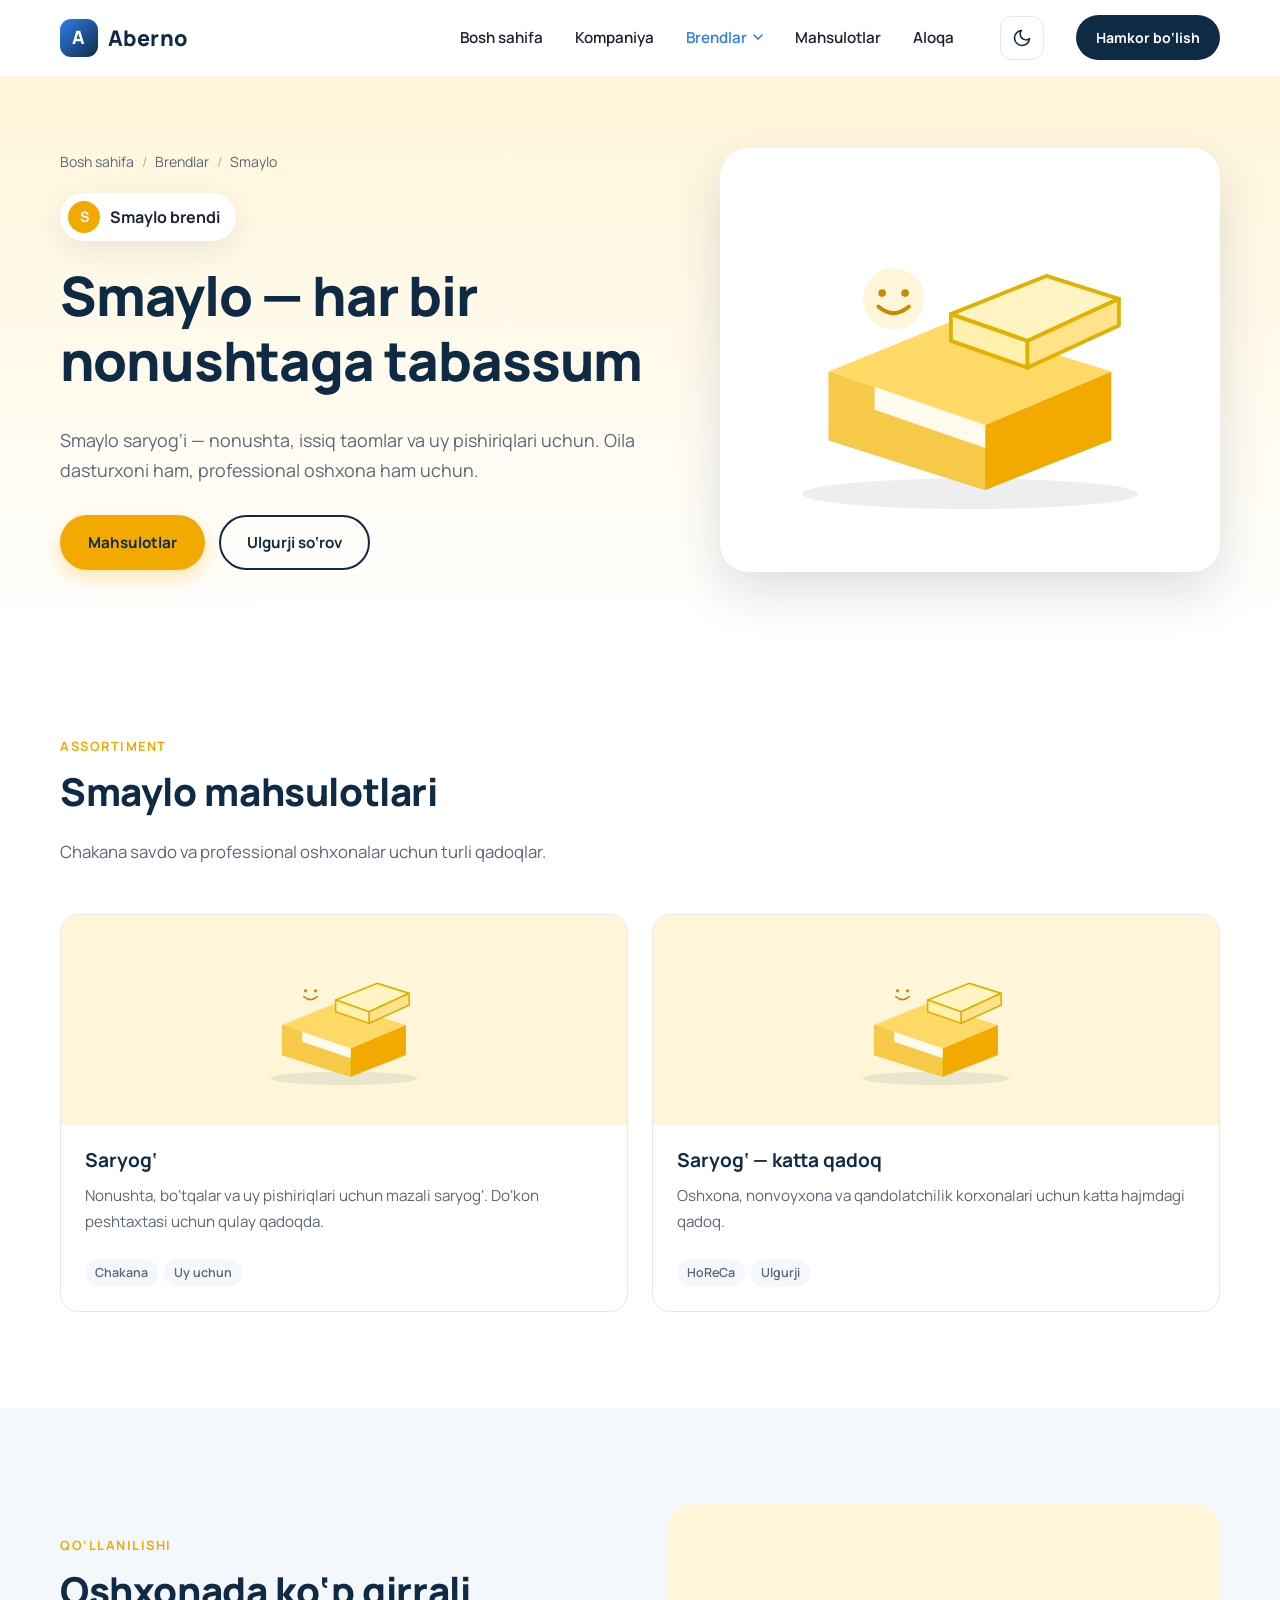
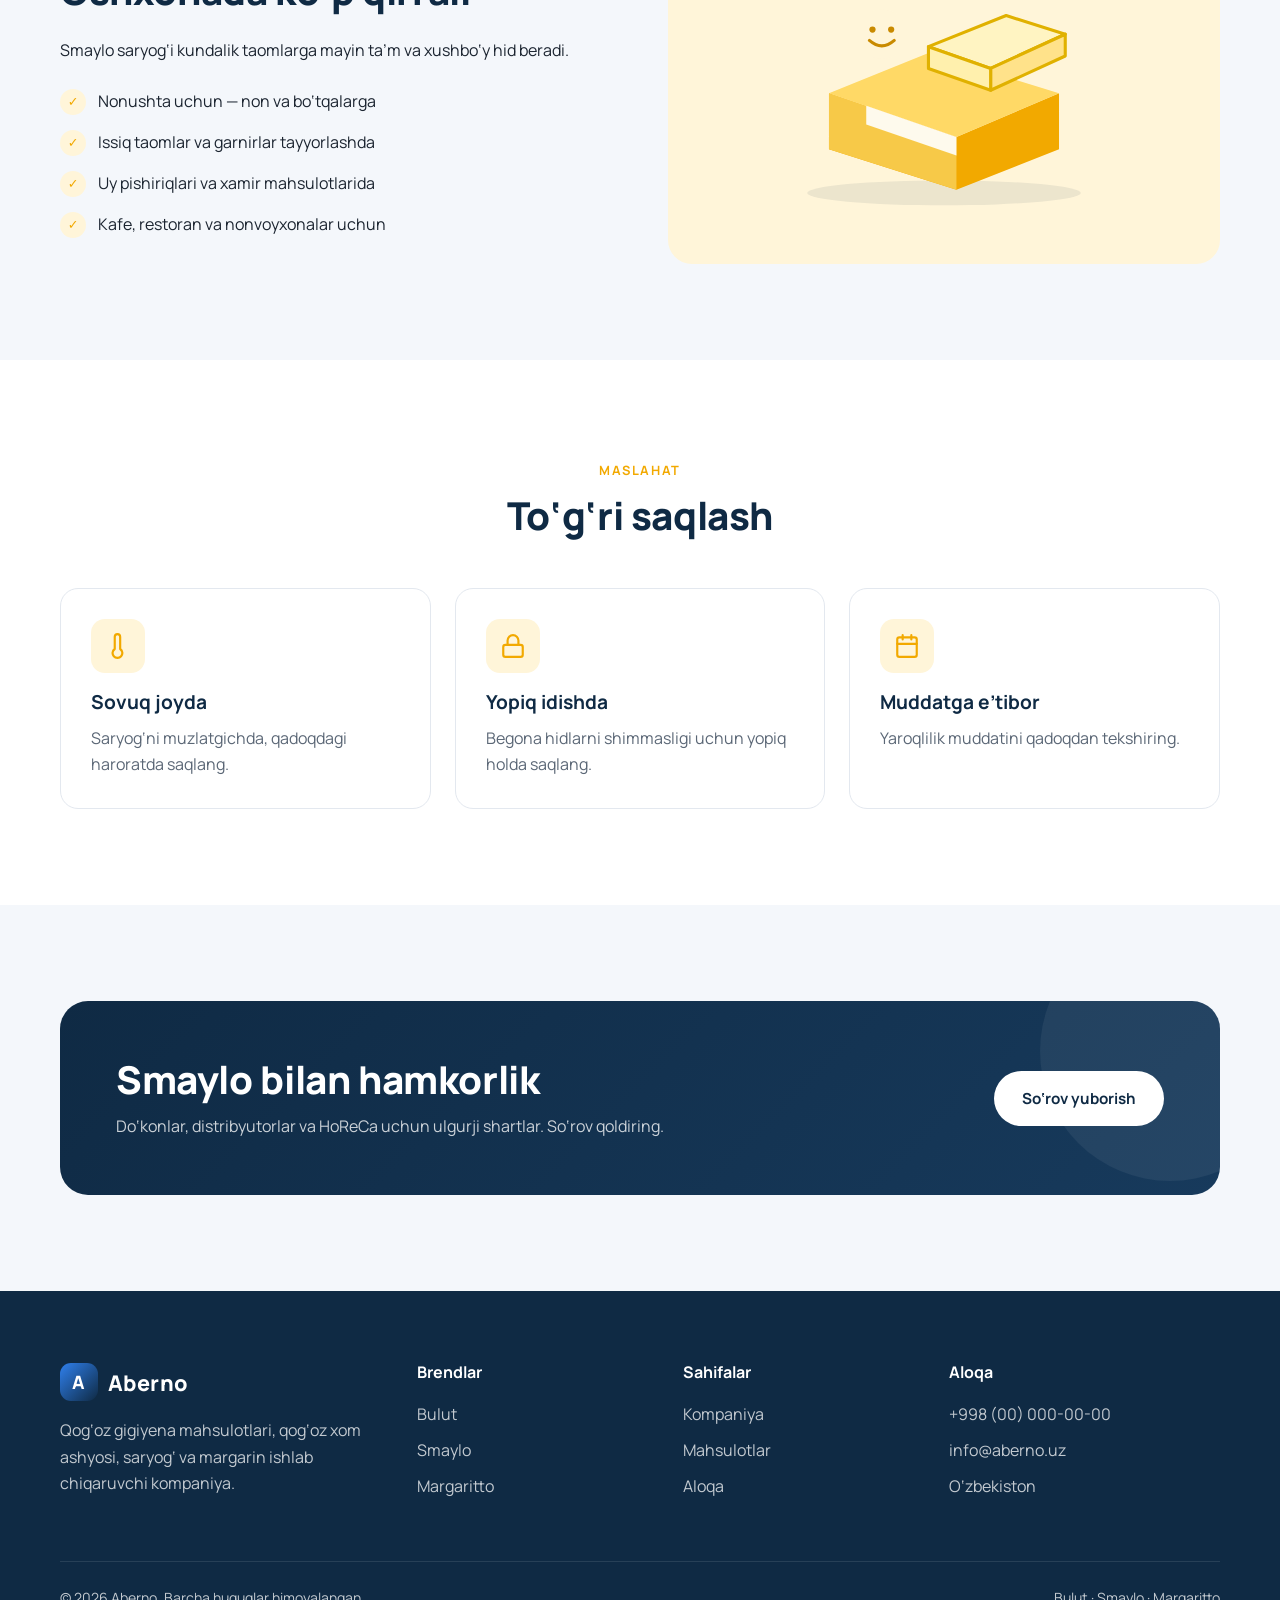
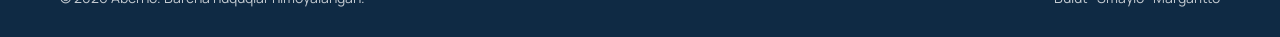
<file: smaylo.html>
<!DOCTYPE html>
<html lang="uz">
<head>
  <meta charset="UTF-8">
  <meta name="viewport" content="width=device-width, initial-scale=1.0">
  <title>Smaylo — saryog‘ | Aberno</title>
  <meta name="description" content="Smaylo brendi: nonushta, taomlar va pishiriqlar uchun saryog‘.">
  <link rel="icon" href="img/favicon.svg" type="image/svg+xml">
  <link rel="preconnect" href="https://fonts.googleapis.com">
  <link rel="preconnect" href="https://fonts.gstatic.com" crossorigin>
  <link href="https://fonts.googleapis.com/css2?family=Manrope:wght@400;500;600;700;800&display=swap" rel="stylesheet">
  <script>(function(){var t=null;try{t=localStorage.getItem('aberno-theme')}catch(e){}if(t!=='dark'&&t!=='light')t=matchMedia('(prefers-color-scheme: dark)').matches?'dark':'light';document.documentElement.setAttribute('data-theme',t)})();</script>
  <link rel="stylesheet" href="css/style.css">
</head>
<body class="theme-smaylo">

  <!-- ===== Header ===== -->
  <header class="header">
    <div class="container header__inner">
      <a href="index.html" class="logo"><span class="logo__mark">A</span>Aberno</a>

      <nav class="nav" id="nav" aria-label="Asosiy menyu">
        <a href="index.html" class="nav__link">Bosh sahifa</a>
        <a href="about.html" class="nav__link">Kompaniya</a>
        <div class="nav__item">
          <button class="nav__link drop-toggle" aria-expanded="false" aria-haspopup="true">
            Brendlar
            <svg class="nav__caret" viewBox="0 0 10 6" fill="none"><path d="M1 1l4 4 4-4" stroke="currentColor" stroke-width="1.6" stroke-linecap="round"/></svg>
          </button>
          <div class="dropdown">
            <a href="bulut.html" class="dropdown__link"><span class="dot dot--bulut"></span><span><strong>Bulut</strong><small>Qog‘oz gigiyena mahsulotlari</small></span></a>
            <a href="smaylo.html" class="dropdown__link"><span class="dot dot--smaylo"></span><span><strong>Smaylo</strong><small>Saryog‘</small></span></a>
            <a href="margaritto.html" class="dropdown__link"><span class="dot dot--margaritto"></span><span><strong>Margaritto</strong><small>Margarin</small></span></a>
          </div>
        </div>
        <a href="products.html" class="nav__link">Mahsulotlar</a>
        <a href="contact.html" class="nav__link">Aloqa</a>
      </nav>

      <button class="theme-toggle" type="button" aria-label="Qorong‘u rejimga o‘tish">
        <svg class="icon-moon" viewBox="0 0 24 24" fill="none" stroke="currentColor" stroke-width="2" stroke-linecap="round" stroke-linejoin="round" aria-hidden="true"><path d="M21 12.79A9 9 0 1 1 11.21 3 7 7 0 0 0 21 12.79z"/></svg>
        <svg class="icon-sun" viewBox="0 0 24 24" fill="none" stroke="currentColor" stroke-width="2" stroke-linecap="round" stroke-linejoin="round" aria-hidden="true"><circle cx="12" cy="12" r="5"/><path d="M12 1v2M12 21v2M4.22 4.22l1.42 1.42M18.36 18.36l1.42 1.42M1 12h2M21 12h2M4.22 19.78l1.42-1.42M18.36 5.64l1.42-1.42"/></svg>
      </button>
      <a href="contact.html" class="btn btn--dark btn--sm header__cta">Hamkor bo‘lish</a>
      <button class="burger" aria-label="Menyuni ochish" aria-controls="nav" aria-expanded="false"><span></span></button>
    </div>
  </header>

  <main>
    <section class="page-hero">
      <div class="container brand-hero__grid">
        <div>
          <nav class="breadcrumbs" aria-label="Yo‘l"><a href="index.html">Bosh sahifa</a><span>Brendlar</span><span>Smaylo</span></nav>
          <div class="brand-badge"><span class="brand-badge__icon">S</span>Smaylo brendi</div>
          <h1>Smaylo — har bir nonushtaga tabassum</h1>
          <p class="page-hero__lead">Smaylo saryog‘i — nonushta, issiq taomlar va uy pishiriqlari uchun. Oila dasturxoni ham, professional oshxona ham uchun.</p>
          <div class="hero__actions">
            <a href="#mahsulotlar" class="btn btn--primary">Mahsulotlar</a>
            <a href="contact.html?mavzu=smaylo" class="btn btn--outline">Ulgurji so‘rov</a>
          </div>
        </div>
        <div class="brand-hero__art">
          <img src="img/butter.svg" alt="Smaylo saryog‘i">
        </div>
      </div>
    </section>

    <!-- ===== Mahsulotlar ===== -->
    <section class="section" id="mahsulotlar">
      <div class="container">
        <div class="section-head reveal">
          <span class="eyebrow">Assortiment</span>
          <h2>Smaylo mahsulotlari</h2>
          <p>Chakana savdo va professional oshxonalar uchun turli qadoqlar.</p>
        </div>
        <div class="grid grid--2">
          <article class="product reveal" data-brand="smaylo">
            <div class="product__media"><img src="img/butter.svg" alt="Smaylo saryog‘i"></div>
            <div class="product__body">
              <h3>Saryog‘</h3>
              <p>Nonushta, bo‘tqalar va uy pishiriqlari uchun mazali saryog‘. Do‘kon peshtaxtasi uchun qulay qadoqda.</p>
              <div class="product__tags"><span class="tag">Chakana</span><span class="tag">Uy uchun</span></div>
            </div>
          </article>
          <article class="product reveal" data-brand="smaylo">
            <div class="product__media"><img src="img/butter.svg" alt="Smaylo saryog‘i — katta qadoq"></div>
            <div class="product__body">
              <h3>Saryog‘ — katta qadoq</h3>
              <p>Oshxona, nonvoyxona va qandolatchilik korxonalari uchun katta hajmdagi qadoq.</p>
              <div class="product__tags"><span class="tag">HoReCa</span><span class="tag">Ulgurji</span></div>
            </div>
          </article>
        </div>
      </div>
    </section>

    <!-- ===== Qo'llanilishi ===== -->
    <section class="section section--soft">
      <div class="container features-split">
        <div class="reveal">
          <span class="eyebrow">Qo‘llanilishi</span>
          <h2>Oshxonada ko‘p qirrali</h2>
          <p>Smaylo saryog‘i kundalik taomlarga mayin ta’m va xushbo‘y hid beradi.</p>
          <ul class="check-list">
            <li>Nonushta uchun — non va bo‘tqalarga</li>
            <li>Issiq taomlar va garnirlar tayyorlashda</li>
            <li>Uy pishiriqlari va xamir mahsulotlarida</li>
            <li>Kafe, restoran va nonvoyxonalar uchun</li>
          </ul>
        </div>
        <div class="panel reveal">
          <img src="img/butter.svg" alt="">
        </div>
      </div>
    </section>

    <!-- ===== Saqlash ===== -->
    <section class="section">
      <div class="container">
        <div class="section-head section-head--center reveal">
          <span class="eyebrow">Maslahat</span>
          <h2>To‘g‘ri saqlash</h2>
        </div>
        <div class="grid grid--3">
          <div class="card reveal">
            <div class="card__icon"><svg viewBox="0 0 24 24" fill="none" stroke="currentColor" stroke-width="2" stroke-linecap="round" stroke-linejoin="round"><path d="M14 14.76V3.5a2.5 2.5 0 0 0-5 0v11.26a4.5 4.5 0 1 0 5 0z"/></svg></div>
            <h3>Sovuq joyda</h3>
            <p>Saryog‘ni muzlatgichda, qadoqdagi haroratda saqlang.</p>
          </div>
          <div class="card reveal">
            <div class="card__icon"><svg viewBox="0 0 24 24" fill="none" stroke="currentColor" stroke-width="2" stroke-linecap="round" stroke-linejoin="round"><rect x="3" y="11" width="18" height="11" rx="2"/><path d="M7 11V7a5 5 0 0 1 10 0v4"/></svg></div>
            <h3>Yopiq idishda</h3>
            <p>Begona hidlarni shimmasligi uchun yopiq holda saqlang.</p>
          </div>
          <div class="card reveal">
            <div class="card__icon"><svg viewBox="0 0 24 24" fill="none" stroke="currentColor" stroke-width="2" stroke-linecap="round" stroke-linejoin="round"><rect x="3" y="4" width="18" height="18" rx="2"/><path d="M16 2v4M8 2v4M3 10h18"/></svg></div>
            <h3>Muddatga e’tibor</h3>
            <p>Yaroqlilik muddatini qadoqdan tekshiring.</p>
          </div>
        </div>
      </div>
    </section>

    <!-- ===== CTA ===== -->
    <section class="section section--soft">
      <div class="container">
        <div class="cta reveal">
          <div>
            <h2>Smaylo bilan hamkorlik</h2>
            <p>Do‘konlar, distribyutorlar va HoReCa uchun ulgurji shartlar. So‘rov qoldiring.</p>
          </div>
          <div class="cta__actions">
            <a href="contact.html?mavzu=smaylo" class="btn btn--light">So‘rov yuborish</a>
          </div>
        </div>
      </div>
    </section>
  </main>

  <!-- ===== Footer ===== -->
  <footer class="footer">
    <div class="container">
      <div class="footer__grid">
        <div>
          <a href="index.html" class="logo"><span class="logo__mark">A</span>Aberno</a>
          <p>Qog‘oz gigiyena mahsulotlari, qog‘oz xom ashyosi, saryog‘ va margarin ishlab chiqaruvchi kompaniya.</p>
        </div>
        <div>
          <h4>Brendlar</h4>
          <ul>
            <li><a href="bulut.html">Bulut</a></li>
            <li><a href="smaylo.html">Smaylo</a></li>
            <li><a href="margaritto.html">Margaritto</a></li>
          </ul>
        </div>
        <div>
          <h4>Sahifalar</h4>
          <ul>
            <li><a href="about.html">Kompaniya</a></li>
            <li><a href="products.html">Mahsulotlar</a></li>
            <li><a href="contact.html">Aloqa</a></li>
          </ul>
        </div>
        <div>
          <h4>Aloqa</h4>
          <ul>
            <li><a href="tel:+998000000000">+998 (00) 000-00-00</a></li>
            <li><a href="mailto:info@aberno.uz">info@aberno.uz</a></li>
            <li>O‘zbekiston</li>
          </ul>
        </div>
      </div>
      <div class="footer__bottom">
        <span>© <span data-year></span> Aberno. Barcha huquqlar himoyalangan.</span>
        <span>Bulut · Smaylo · Margaritto</span>
      </div>
    </div>
  </footer>

  <script src="js/main.js"></script>
</body>
</html>
</file>
<file: css/style.css>
/* ==========================================================
   Aberno — umumiy uslublar
   ========================================================== */

:root {
  --navy: #0f2a44;
  --navy-2: #173a5c;
  --ink: #1b2430;
  --muted: #5b6776;
  --line: #e3e8ef;
  --soft: #f4f7fb;
  --white: #ffffff;

  --bulut: #2f80ed;
  --bulut-soft: #e8f2ff;
  --smaylo: #f2a900;
  --smaylo-soft: #fff5d9;
  --margaritto: #2e8b57;
  --margaritto-soft: #e6f5ec;

  --accent: var(--bulut);
  --accent-soft: var(--bulut-soft);

  /* Mavzuga bog'liq ranglar (yorug' rejim) */
  --bg: #ffffff;
  --surface: #ffffff;
  --heading: #0f2a44;
  --strong: #0f2a44;
  --header-bg: rgba(255, 255, 255, .92);
  --paper-grad: linear-gradient(135deg, #eaf3ff, #d6e8ff);
  --dairy-grad: linear-gradient(135deg, #fff7df, #ffeab0);
  --success-ink: #1f6b41;
  color-scheme: light;

  --radius: 18px;
  --radius-sm: 10px;
  --shadow: 0 10px 30px rgba(15, 42, 68, .08);
  --shadow-lg: 0 20px 50px rgba(15, 42, 68, .14);
  --container: 1200px;
  --header-h: 76px;
}

/* Qorong'u rejim */
:root[data-theme="dark"] {
  --ink: #e3e9f1;
  --muted: #9aa9ba;
  --line: #243347;
  --soft: #121c29;
  --bg: #0b131d;
  --surface: #152131;
  --heading: #f1f5fa;
  --strong: #2c4768;
  --header-bg: rgba(11, 19, 29, .9);

  --bulut-soft: rgba(47, 128, 237, .16);
  --smaylo-soft: rgba(242, 169, 0, .14);
  --margaritto-soft: rgba(46, 139, 87, .18);

  --paper-grad: linear-gradient(135deg, #12233a, #183152);
  --dairy-grad: linear-gradient(135deg, #2a2310, #3a2e0c);
  --success-ink: #7fd3a3;

  --shadow: 0 10px 30px rgba(0, 0, 0, .35);
  --shadow-lg: 0 20px 50px rgba(0, 0, 0, .5);
  color-scheme: dark;
}

/* Brend sahifalari uchun aksent rangi */
body.theme-bulut      { --accent: var(--bulut);      --accent-soft: var(--bulut-soft); }
body.theme-smaylo     { --accent: var(--smaylo);     --accent-soft: var(--smaylo-soft); }
body.theme-margaritto { --accent: var(--margaritto); --accent-soft: var(--margaritto-soft); }

*, *::before, *::after { box-sizing: border-box; }

html { scroll-behavior: smooth; }

body {
  margin: 0;
  font-family: "Manrope", system-ui, -apple-system, "Segoe UI", sans-serif;
  font-size: 16px;
  line-height: 1.65;
  color: var(--ink);
  background: var(--bg);
  -webkit-font-smoothing: antialiased;
  transition: background-color .3s, color .3s;
}

img { max-width: 100%; display: block; }
a { color: inherit; text-decoration: none; }
h1, h2, h3, h4 { line-height: 1.2; margin: 0 0 .6em; color: var(--heading); }
h1 { font-size: clamp(2rem, 4.5vw, 3.4rem); font-weight: 800; letter-spacing: -.02em; }
h2 { font-size: clamp(1.6rem, 3vw, 2.4rem); font-weight: 800; letter-spacing: -.01em; }
h3 { font-size: 1.2rem; font-weight: 700; }
p  { margin: 0 0 1em; }

.container {
  width: 100%;
  max-width: var(--container);
  margin: 0 auto;
  padding: 0 20px;
}

.section { padding: 96px 0; }
.section--soft { background: var(--soft); }
.section--tight { padding: 64px 0; }

.section-head { max-width: 680px; margin-bottom: 48px; }
.section-head--center { text-align: center; margin-left: auto; margin-right: auto; }
.section-head p { color: var(--muted); font-size: 1.05rem; }

.eyebrow {
  display: inline-block;
  font-size: .8rem;
  font-weight: 700;
  letter-spacing: .12em;
  text-transform: uppercase;
  color: var(--accent);
  margin-bottom: 12px;
}

/* ---------- Tugmalar ---------- */
.btn {
  display: inline-flex;
  align-items: center;
  gap: 8px;
  padding: 13px 26px;
  border-radius: 999px;
  font-weight: 700;
  font-size: .95rem;
  border: 2px solid transparent;
  cursor: pointer;
  transition: transform .2s, background .2s, color .2s, box-shadow .2s;
  font-family: inherit;
}
.btn:hover { transform: translateY(-2px); }
.btn--primary { background: var(--accent); color: var(--white); box-shadow: 0 8px 20px rgba(47, 128, 237, .25); }
.btn--primary:hover { box-shadow: 0 12px 26px rgba(47, 128, 237, .35); }
.theme-smaylo .btn--primary { color: var(--navy); box-shadow: 0 8px 20px rgba(242, 169, 0, .3); }
.theme-margaritto .btn--primary { box-shadow: 0 8px 20px rgba(46, 139, 87, .3); }
.btn--dark { background: var(--strong); color: var(--white); }
.btn--outline { border-color: currentColor; color: var(--heading); background: transparent; }
.btn--outline:hover { background: var(--heading); color: var(--bg); border-color: var(--heading); }
.btn--light { background: var(--white); color: var(--navy); }
.btn--sm { padding: 9px 18px; font-size: .88rem; }

.link-arrow {
  display: inline-flex;
  align-items: center;
  gap: 6px;
  font-weight: 700;
  color: var(--accent);
}
.link-arrow::after { content: "→"; transition: transform .2s; }
.link-arrow:hover::after { transform: translateX(4px); }

/* ---------- Header ---------- */
.header {
  position: sticky;
  top: 0;
  z-index: 100;
  height: var(--header-h);
  background: var(--header-bg);
  backdrop-filter: blur(10px);
  border-bottom: 1px solid transparent;
  transition: border-color .2s, box-shadow .2s;
}
.header.is-scrolled { border-color: var(--line); box-shadow: 0 4px 20px rgba(15, 42, 68, .06); }
.header__inner {
  height: 100%;
  display: flex;
  align-items: center;
  gap: 32px;
}

.logo {
  display: inline-flex;
  align-items: center;
  gap: 10px;
  font-weight: 800;
  font-size: 1.35rem;
  letter-spacing: .02em;
  color: var(--heading);
}
.logo__mark {
  width: 38px;
  height: 38px;
  border-radius: 11px;
  display: grid;
  place-items: center;
  color: var(--white);
  font-size: 1.15rem;
  background: linear-gradient(135deg, var(--bulut), var(--navy));
}

.nav { display: flex; align-items: center; gap: 4px; margin-left: auto; }
.nav__link {
  display: inline-flex;
  align-items: center;
  gap: 6px;
  padding: 10px 14px;
  border-radius: 999px;
  font-weight: 600;
  font-size: .95rem;
  color: var(--ink);
  background: none;
  border: 0;
  cursor: pointer;
  font-family: inherit;
  transition: background .2s, color .2s;
}
.nav__link:hover { background: var(--soft); }
.nav__link.is-active { color: var(--bulut); }

.nav__item { position: relative; }
.nav__caret { width: 10px; transition: transform .2s; }
.nav__item.is-open .nav__caret { transform: rotate(180deg); }

.dropdown {
  position: absolute;
  top: calc(100% + 10px);
  left: 50%;
  transform: translate(-50%, 8px);
  min-width: 290px;
  padding: 10px;
  background: var(--surface);
  border: 1px solid var(--line);
  border-radius: var(--radius);
  box-shadow: var(--shadow-lg);
  opacity: 0;
  visibility: hidden;
  transition: opacity .2s, transform .2s, visibility .2s;
}
.nav__item.is-open .dropdown {
  opacity: 1;
  visibility: visible;
  transform: translate(-50%, 0);
}
.dropdown__link {
  display: flex;
  align-items: center;
  gap: 12px;
  padding: 10px 12px;
  border-radius: var(--radius-sm);
  transition: background .2s;
}
.dropdown__link:hover { background: var(--soft); }
.dropdown__link strong { display: block; font-size: .95rem; color: var(--heading); }
.dropdown__link small { color: var(--muted); font-size: .8rem; }
.dot { width: 12px; height: 12px; border-radius: 50%; flex-shrink: 0; }
.dot--bulut { background: var(--bulut); }
.dot--smaylo { background: var(--smaylo); }
.dot--margaritto { background: var(--margaritto); }

.header__cta { flex-shrink: 0; }

/* Mavzu almashtirgich */
.theme-toggle {
  flex-shrink: 0;
  width: 44px;
  height: 44px;
  border-radius: 12px;
  border: 1px solid var(--line);
  background: var(--surface);
  color: var(--heading);
  display: grid;
  place-items: center;
  cursor: pointer;
  transition: background .2s, border-color .2s, transform .2s;
}
.theme-toggle:hover { border-color: var(--heading); transform: translateY(-1px); }
.theme-toggle:focus-visible { outline: 2px solid var(--bulut); outline-offset: 2px; }
.theme-toggle svg { width: 20px; height: 20px; grid-area: 1 / 1; transition: opacity .25s, transform .35s; }
.theme-toggle .icon-sun { opacity: 0; transform: rotate(-90deg) scale(.6); }
:root[data-theme="dark"] .theme-toggle .icon-sun { opacity: 1; transform: none; }
:root[data-theme="dark"] .theme-toggle .icon-moon { opacity: 0; transform: rotate(90deg) scale(.6); }

.burger {
  display: none;
  width: 44px;
  height: 44px;
  margin-left: auto;
  border: 0;
  border-radius: 12px;
  background: var(--soft);
  cursor: pointer;
  position: relative;
}
.burger span,
.burger span::before,
.burger span::after {
  position: absolute;
  left: 50%;
  width: 20px;
  height: 2px;
  background: var(--heading);
  border-radius: 2px;
  transform: translateX(-50%);
  transition: transform .25s, background .25s;
  content: "";
}
.burger span { top: 50%; margin-top: -1px; }
.burger span::before { top: -6px; left: 0; transform: none; }
.burger span::after { top: 6px; left: 0; transform: none; }
.burger.is-active span { background: transparent; }
.burger.is-active span::before { transform: translateY(6px) rotate(45deg); }
.burger.is-active span::after { transform: translateY(-6px) rotate(-45deg); }

/* ---------- Hero ---------- */
.hero {
  position: relative;
  overflow: hidden;
  padding: 80px 0 110px;
  background:
    radial-gradient(circle at 85% 20%, rgba(47, 128, 237, .14), transparent 45%),
    radial-gradient(circle at 10% 90%, rgba(242, 169, 0, .12), transparent 40%),
    var(--bg);
}
.hero__grid {
  display: grid;
  grid-template-columns: 1.05fr .95fr;
  gap: 56px;
  align-items: center;
}
.hero__lead { font-size: 1.15rem; color: var(--muted); max-width: 540px; }
.hero__actions { display: flex; flex-wrap: wrap; gap: 14px; margin-top: 30px; }
.hero__title span { color: var(--bulut); }

.hero__visual {
  display: grid;
  grid-template-columns: 1fr 1fr;
  gap: 18px;
}
.hero-card {
  border-radius: var(--radius);
  padding: 26px;
  box-shadow: var(--shadow);
  transition: transform .3s;
}
.hero-card:hover { transform: translateY(-6px); }
.hero-card img { height: 120px; margin: 0 auto 14px; }
.hero-card h3 { margin-bottom: 4px; }
.hero-card p { margin: 0; font-size: .9rem; color: var(--muted); }
.hero-card--bulut { background: var(--bulut-soft); grid-row: span 2; display: flex; flex-direction: column; justify-content: center; }
.hero-card--bulut img { height: 180px; }
.hero-card--smaylo { background: var(--smaylo-soft); }
.hero-card--margaritto { background: var(--margaritto-soft); }

/* ---------- Page hero (ichki sahifalar) ---------- */
.page-hero {
  padding: 72px 0 64px;
  background: linear-gradient(180deg, var(--accent-soft), var(--bg));
}
.page-hero--dark {
  background: linear-gradient(135deg, var(--navy), var(--navy-2));
  color: var(--white);
}
.page-hero--dark h1 { color: var(--white); }
.page-hero--dark .page-hero__lead { color: rgba(255, 255, 255, .78); }
.page-hero__lead { font-size: 1.12rem; color: var(--muted); max-width: 640px; }

.breadcrumbs {
  display: flex;
  flex-wrap: wrap;
  gap: 8px;
  font-size: .88rem;
  color: var(--muted);
  margin-bottom: 20px;
}
.breadcrumbs a:hover { color: var(--accent); }
.breadcrumbs span::before { content: "/"; margin-right: 8px; opacity: .5; }
.page-hero--dark .breadcrumbs { color: rgba(255, 255, 255, .7); }

.brand-hero__grid {
  display: grid;
  grid-template-columns: 1.1fr .9fr;
  gap: 48px;
  align-items: center;
}
.brand-hero__art {
  background: var(--surface);
  border-radius: 28px;
  padding: 40px;
  box-shadow: var(--shadow-lg);
}
.brand-badge {
  display: inline-flex;
  align-items: center;
  gap: 10px;
  padding: 8px 16px 8px 8px;
  border-radius: 999px;
  background: var(--surface);
  box-shadow: var(--shadow);
  font-weight: 700;
  margin-bottom: 22px;
}
.brand-badge__icon {
  width: 32px;
  height: 32px;
  border-radius: 50%;
  display: grid;
  place-items: center;
  background: var(--accent);
  color: var(--white);
  font-size: .9rem;
}

/* ---------- Yo'nalishlar ---------- */
.directions {
  display: grid;
  grid-template-columns: repeat(2, 1fr);
  gap: 28px;
}
.direction {
  position: relative;
  padding: 40px;
  border-radius: 24px;
  overflow: hidden;
  display: flex;
  flex-direction: column;
  min-height: 360px;
}
.direction--paper { background: var(--paper-grad); }
.direction--dairy { background: var(--dairy-grad); }
.direction__tag {
  align-self: flex-start;
  padding: 6px 14px;
  border-radius: 999px;
  background: var(--surface);
  font-size: .82rem;
  font-weight: 700;
  margin-bottom: 18px;
}
.direction p { color: var(--muted); max-width: 420px; }
.direction__brands { display: flex; flex-wrap: wrap; gap: 10px; margin: 8px 0 24px; }
.chip {
  display: inline-flex;
  align-items: center;
  gap: 8px;
  padding: 8px 14px;
  background: var(--surface);
  border-radius: 999px;
  font-weight: 700;
  font-size: .9rem;
  transition: transform .2s;
}
.chip:hover { transform: translateY(-2px); }
.direction__img {
  position: absolute;
  right: -10px;
  bottom: -10px;
  width: 210px;
  opacity: .95;
}
.direction .btn { margin-top: auto; align-self: flex-start; }

/* ---------- Kartalar ---------- */
.grid { display: grid; gap: 24px; }
.grid--2 { grid-template-columns: repeat(2, 1fr); }
.grid--3 { grid-template-columns: repeat(3, 1fr); }
.grid--4 { grid-template-columns: repeat(4, 1fr); }

.card {
  background: var(--surface);
  border: 1px solid var(--line);
  border-radius: var(--radius);
  padding: 30px;
  transition: transform .25s, box-shadow .25s, border-color .25s;
}
.card:hover { transform: translateY(-4px); box-shadow: var(--shadow); border-color: transparent; }
.card p { color: var(--muted); margin: 0; }
.card__icon {
  width: 54px;
  height: 54px;
  border-radius: 14px;
  display: grid;
  place-items: center;
  background: var(--accent-soft);
  color: var(--accent);
  margin-bottom: 18px;
}
.card__icon svg { width: 26px; height: 26px; }

/* Mahsulot kartasi */
.product {
  background: var(--surface);
  border: 1px solid var(--line);
  border-radius: var(--radius);
  overflow: hidden;
  display: flex;
  flex-direction: column;
  transition: transform .25s, box-shadow .25s;
}
.product:hover { transform: translateY(-5px); box-shadow: var(--shadow-lg); }
.product__media {
  padding: 30px;
  display: grid;
  place-items: center;
  height: 210px;
  background: var(--soft);
}
.product__media img { max-height: 150px; }
.product[data-brand="bulut"] .product__media { background: var(--bulut-soft); }
.product[data-brand="smaylo"] .product__media { background: var(--smaylo-soft); }
.product[data-brand="margaritto"] .product__media { background: var(--margaritto-soft); }
.product__body { padding: 24px; display: flex; flex-direction: column; flex: 1; }
.product__brand {
  font-size: .78rem;
  font-weight: 800;
  letter-spacing: .1em;
  text-transform: uppercase;
  margin-bottom: 6px;
}
.product[data-brand="bulut"] .product__brand { color: var(--bulut); }
.product[data-brand="smaylo"] .product__brand { color: #c98a00; }
.product[data-brand="margaritto"] .product__brand { color: var(--margaritto); }
.product__body p { color: var(--muted); font-size: .95rem; }
.product__tags { display: flex; flex-wrap: wrap; gap: 6px; margin-top: auto; padding-top: 10px; }
.tag {
  font-size: .78rem;
  font-weight: 600;
  padding: 4px 10px;
  border-radius: 999px;
  background: var(--soft);
  color: var(--muted);
}

/* Filtr */
.filters { display: flex; flex-wrap: wrap; gap: 10px; margin-bottom: 36px; }
.filter-btn {
  padding: 10px 20px;
  border-radius: 999px;
  border: 1px solid var(--line);
  background: var(--surface);
  font-family: inherit;
  font-weight: 700;
  font-size: .92rem;
  color: var(--ink);
  cursor: pointer;
  transition: all .2s;
}
.filter-btn:hover { border-color: var(--heading); }
.filter-btn.is-active { background: var(--heading); color: var(--bg); border-color: var(--heading); }
.product.is-hidden { display: none; }

/* ---------- Afzalliklar / raqamlar ---------- */
.features-split {
  display: grid;
  grid-template-columns: 1fr 1fr;
  gap: 56px;
  align-items: center;
}
.check-list { list-style: none; padding: 0; margin: 24px 0 0; display: grid; gap: 14px; }
.check-list li { display: flex; gap: 12px; align-items: flex-start; }
.check-list li::before {
  content: "✓";
  flex-shrink: 0;
  width: 26px;
  height: 26px;
  border-radius: 50%;
  display: grid;
  place-items: center;
  font-size: .8rem;
  font-weight: 800;
  background: var(--accent-soft);
  color: var(--accent);
  margin-top: 1px;
}

.process {
  display: grid;
  grid-template-columns: repeat(4, 1fr);
  gap: 24px;
  counter-reset: step;
}
.process__step {
  position: relative;
  padding: 28px;
  border-radius: var(--radius);
  background: var(--surface);
  border: 1px solid var(--line);
}
.process__step::before {
  counter-increment: step;
  content: "0" counter(step);
  display: block;
  font-size: 2rem;
  font-weight: 800;
  color: var(--accent);
  opacity: .35;
  margin-bottom: 10px;
}
.process__step p { color: var(--muted); margin: 0; font-size: .95rem; }

.panel {
  border-radius: 24px;
  padding: 40px;
  background: var(--accent-soft);
}
.panel img { max-height: 280px; margin: 0 auto; }

/* ---------- CTA ---------- */
.cta {
  border-radius: 28px;
  padding: 56px;
  background: linear-gradient(135deg, var(--navy), var(--navy-2));
  color: var(--white);
  display: grid;
  grid-template-columns: 1.4fr auto;
  gap: 32px;
  align-items: center;
  position: relative;
  overflow: hidden;
}
.cta::after {
  content: "";
  position: absolute;
  right: -80px;
  top: -80px;
  width: 260px;
  height: 260px;
  border-radius: 50%;
  background: rgba(255, 255, 255, .06);
}
.cta h2 { color: var(--white); margin-bottom: 10px; }
.cta p { color: rgba(255, 255, 255, .78); margin: 0; }
.cta__actions { display: flex; gap: 12px; flex-wrap: wrap; position: relative; z-index: 1; }

/* ---------- Aloqa ---------- */
.contact-grid {
  display: grid;
  grid-template-columns: .9fr 1.1fr;
  gap: 40px;
  align-items: start;
}
.contact-list { display: grid; gap: 16px; }
.contact-item {
  display: flex;
  gap: 16px;
  padding: 22px;
  border-radius: var(--radius);
  border: 1px solid var(--line);
  background: var(--surface);
}
.contact-item .card__icon { margin: 0; flex-shrink: 0; }
.contact-item h3 { font-size: 1rem; margin-bottom: 2px; }
.contact-item p { margin: 0; color: var(--muted); }

.form {
  padding: 36px;
  border-radius: 24px;
  background: var(--surface);
  box-shadow: var(--shadow-lg);
  border: 1px solid var(--line);
}
.form__row { display: grid; grid-template-columns: 1fr 1fr; gap: 16px; }
.field { display: flex; flex-direction: column; gap: 6px; margin-bottom: 16px; }
.field label { font-weight: 700; font-size: .9rem; color: var(--heading); }
.field input,
.field select,
.field textarea {
  width: 100%;
  padding: 13px 16px;
  border-radius: 12px;
  border: 1.5px solid var(--line);
  background: var(--soft);
  font-family: inherit;
  font-size: .95rem;
  color: var(--ink);
  transition: border-color .2s, background .2s;
}
.field textarea { min-height: 130px; resize: vertical; }
.field input:focus,
.field select:focus,
.field textarea:focus { outline: none; border-color: var(--bulut); background: var(--surface); }
.field.has-error input,
.field.has-error select,
.field.has-error textarea { border-color: #d64545; }
.field__error { font-size: .8rem; color: #d64545; min-height: 1em; }
.form__note { font-size: .82rem; color: var(--muted); margin: 12px 0 0; }
.form__success {
  display: none;
  padding: 16px 18px;
  border-radius: 12px;
  background: var(--margaritto-soft);
  color: var(--success-ink);
  font-weight: 600;
  margin-bottom: 18px;
}
.form__success.is-visible { display: block; }

.map-placeholder {
  margin-top: 16px;
  height: 220px;
  border-radius: var(--radius);
  border: 1px dashed #b8c4d3;
  background:
    linear-gradient(90deg, rgba(15, 42, 68, .04) 1px, transparent 1px) 0 0 / 28px 28px,
    linear-gradient(rgba(15, 42, 68, .04) 1px, transparent 1px) 0 0 / 28px 28px,
    var(--soft);
  display: grid;
  place-items: center;
  color: var(--muted);
  font-weight: 600;
  text-align: center;
  padding: 20px;
}

/* ---------- FAQ ---------- */
.faq { display: grid; gap: 12px; max-width: 820px; margin: 0 auto; }
.faq__item {
  border: 1px solid var(--line);
  border-radius: var(--radius-sm);
  background: var(--surface);
  overflow: hidden;
}
.faq__q {
  width: 100%;
  display: flex;
  justify-content: space-between;
  align-items: center;
  gap: 16px;
  padding: 20px 22px;
  background: none;
  border: 0;
  font-family: inherit;
  font-weight: 700;
  font-size: 1rem;
  color: var(--heading);
  text-align: left;
  cursor: pointer;
}
.faq__q::after { content: "+"; font-size: 1.4rem; color: var(--accent); transition: transform .2s; }
.faq__item.is-open .faq__q::after { transform: rotate(45deg); }
.faq__a {
  max-height: 0;
  overflow: hidden;
  transition: max-height .3s ease;
}
.faq__a p { padding: 0 22px 20px; margin: 0; color: var(--muted); }

/* ---------- Timeline / qadriyatlar ---------- */
.values { display: grid; grid-template-columns: repeat(4, 1fr); gap: 20px; }
.value {
  padding: 28px;
  border-radius: var(--radius);
  background: var(--surface);
  border: 1px solid var(--line);
}
.value h3 { font-size: 1.05rem; }
.value p { color: var(--muted); font-size: .95rem; margin: 0; }

/* ---------- Footer ---------- */
.footer {
  background: var(--navy);
  color: rgba(255, 255, 255, .75);
  padding: 72px 0 28px;
  margin-top: 0;
}
.footer__grid {
  display: grid;
  grid-template-columns: 1.4fr 1fr 1fr 1.2fr;
  gap: 40px;
  padding-bottom: 48px;
  border-bottom: 1px solid rgba(255, 255, 255, .1);
}
.footer .logo { color: var(--white); margin-bottom: 16px; }
.footer h4 { color: var(--white); font-size: 1rem; margin-bottom: 18px; }
.footer ul { list-style: none; padding: 0; margin: 0; display: grid; gap: 10px; }
.footer a:hover { color: var(--white); }
.footer__bottom {
  display: flex;
  flex-wrap: wrap;
  justify-content: space-between;
  gap: 12px;
  padding-top: 24px;
  font-size: .88rem;
}

/* ---------- Scroll animatsiya ---------- */
.reveal { opacity: 0; transform: translateY(24px); transition: opacity .7s ease, transform .7s ease; }
.reveal.is-visible { opacity: 1; transform: none; }

.to-top {
  position: fixed;
  right: 20px;
  bottom: 20px;
  width: 46px;
  height: 46px;
  border-radius: 50%;
  border: 0;
  background: var(--strong);
  color: var(--white);
  font-size: 1.2rem;
  cursor: pointer;
  box-shadow: var(--shadow-lg);
  opacity: 0;
  visibility: hidden;
  transform: translateY(10px);
  transition: all .25s;
  z-index: 90;
}
.to-top.is-visible { opacity: 1; visibility: visible; transform: none; }

/* ==========================================================
   Moslashuvchan (responsive)
   ========================================================== */
@media (max-width: 1080px) {
  .grid--4, .values, .process { grid-template-columns: repeat(2, 1fr); }
  .footer__grid { grid-template-columns: 1fr 1fr; }
}

@media (max-width: 920px) {
  :root { --header-h: 68px; }
  .burger { display: block; margin-left: 0; }
  .header__cta { display: none; }
  .theme-toggle { margin-left: auto; }
  .header__inner { gap: 10px; }

  .nav {
    position: fixed;
    top: var(--header-h);
    left: 0;
    right: 0;
    bottom: 0;
    flex-direction: column;
    align-items: stretch;
    gap: 4px;
    padding: 20px;
    background: var(--surface);
    overflow-y: auto;
    transform: translateX(100%);
    transition: transform .3s ease;
  }
  .nav.is-open { transform: none; }
  .nav__link { width: 100%; justify-content: space-between; padding: 14px 16px; font-size: 1.05rem; border-radius: 12px; }
  .nav__item { width: 100%; }
  .dropdown {
    position: static;
    transform: none;
    min-width: 0;
    box-shadow: none;
    border: 0;
    padding: 0 0 0 10px;
    opacity: 1;
    visibility: visible;
    display: none;
  }
  .nav__item.is-open .dropdown { display: block; transform: none; }
  .nav .btn { margin-top: 12px; justify-content: center; }

  .hero__grid, .brand-hero__grid, .features-split, .contact-grid { grid-template-columns: 1fr; }
  .hero { padding: 56px 0 80px; }
  .directions, .grid--3 { grid-template-columns: 1fr 1fr; }
  .cta { grid-template-columns: 1fr; padding: 40px; }
  .section { padding: 72px 0; }
}

@media (max-width: 640px) {
  .container { padding: 0 16px; }
  .directions, .grid--2, .grid--3, .grid--4, .values, .process, .form__row { grid-template-columns: 1fr; }
  .footer__grid { grid-template-columns: 1fr; }
  .hero__visual { grid-template-columns: 1fr 1fr; gap: 12px; }
  .hero-card { padding: 18px; }
  .hero-card img { height: 80px; }
  .hero-card--bulut img { height: 120px; }
  .direction { padding: 28px; min-height: 0; }
  .direction__img { width: 130px; opacity: .35; }
  .cta, .form, .panel { padding: 26px; }
  .section { padding: 56px 0; }
}

@media (prefers-reduced-motion: reduce) {
  * { transition: none !important; animation: none !important; scroll-behavior: auto !important; }
  .reveal { opacity: 1; transform: none; }
}

/* Mobil menyu uchun: sahifa aylanmasin */
body.menu-open { overflow: hidden; }
</file>
